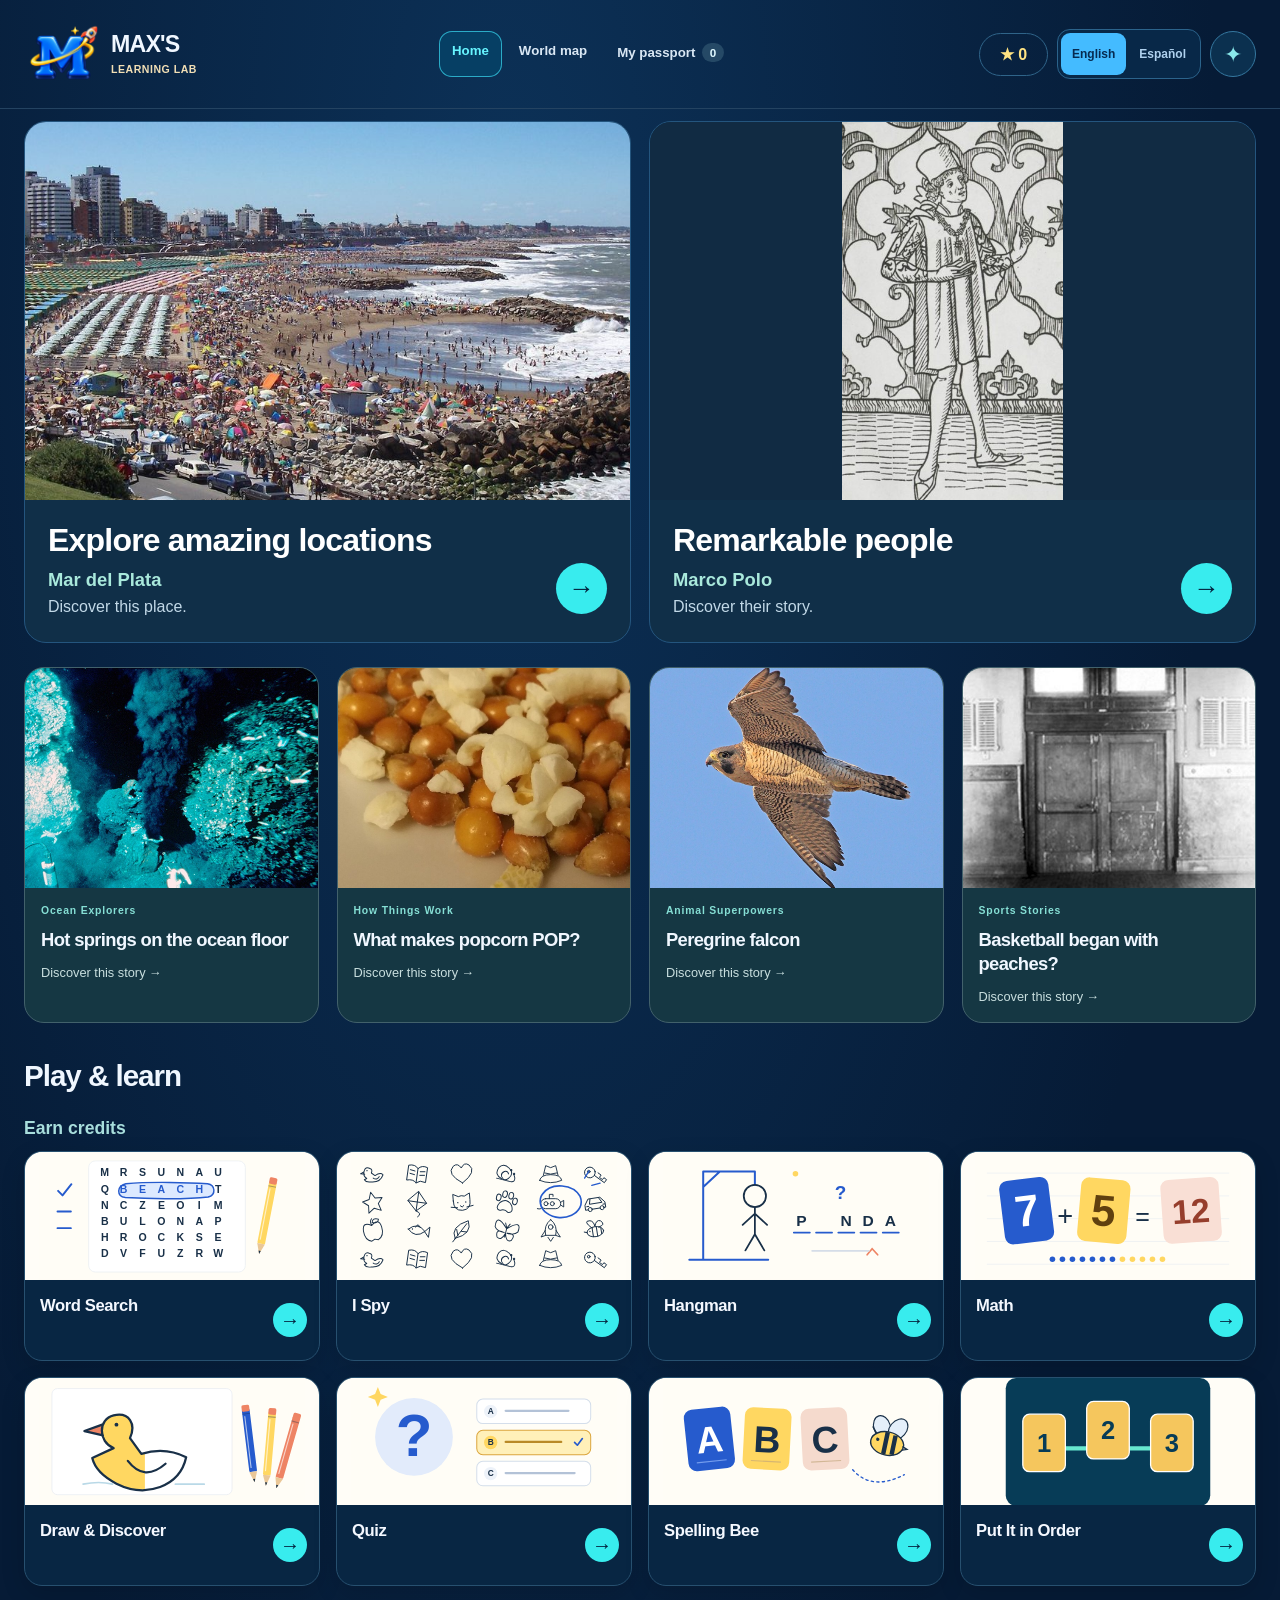
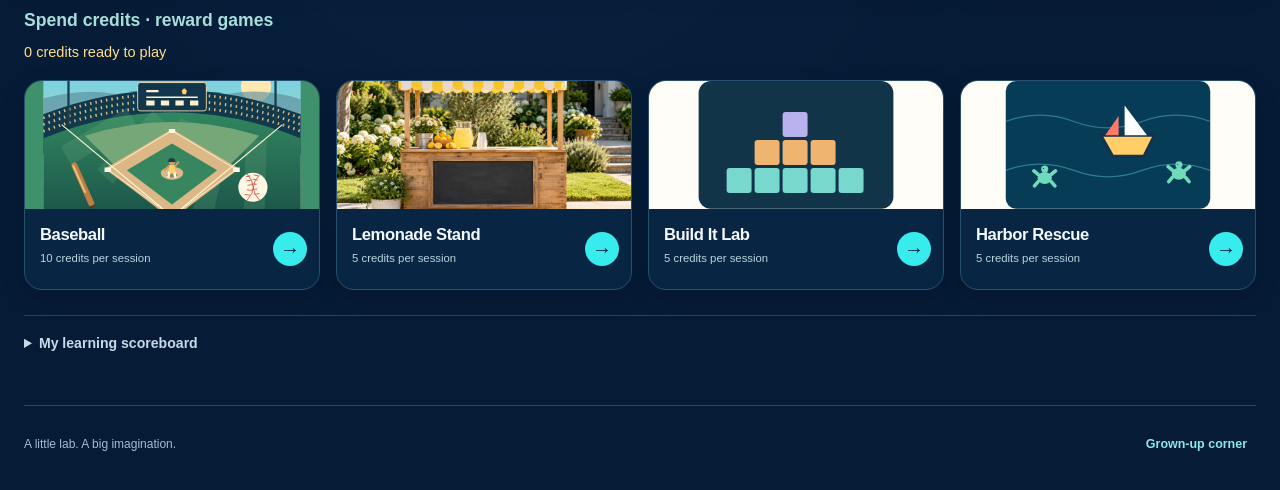
<file: index.html>
<!doctype html>
<html lang="en" data-asset-layout="flat">
<head>
<meta charset="utf-8"><meta name="viewport" content="width=device-width,initial-scale=1,viewport-fit=cover">
<meta name="theme-color" content="#061b36"><meta name="apple-mobile-web-app-capable" content="yes"><meta name="mobile-web-app-capable" content="yes"><meta name="apple-mobile-web-app-status-bar-style" content="black-translucent"><meta name="apple-mobile-web-app-title" content="Max's Lab">
<meta name="description" content="A little lab for a big imagination. Explore family places, discover the world, and learn through play. English / Español.">
<title>Max's Learning Lab</title>
<link rel="icon" href="ui/max-emblem.png" type="image/png"><link rel="apple-touch-icon" href="ui/max-emblem.png"><link rel="manifest" href="manifest.webmanifest?v=4.2-family-note">
<link rel="stylesheet" href="styles.css"><link rel="stylesheet" href="map.css"><link rel="stylesheet" href="practice.css?v=4">
<style>
.site-header{gap:14px}.header-actions{display:flex;align-items:center;gap:12px;flex-shrink:0}.language-toggle{display:flex;gap:2px;padding:3px;border:1px solid #63827d;border-radius:12px;background:#fff9ed}.language-toggle button{min-height:44px;padding:9px 12px;font-size:13px;font-weight:700;border-radius:8px;background:transparent;color:#d2e4de;white-space:nowrap}.language-toggle button[aria-pressed=true]{background:#9ce3bf;color:#123b31}.site-header nav{gap:3px}.site-header nav a{padding-left:12px;padding-right:12px}.brand small{max-width:164px;line-height:1.4;letter-spacing:.09em}.brand{flex-shrink:0}.credits-grid article{padding:24px 0;border-top:1px solid #57747b;display:grid;grid-template-columns:130px 1fr;gap:24px}.credits-grid img{width:130px;height:110px;object-fit:contain;background:#163640;border-radius:9px}.credits-grid h2{font-size:1.35rem}.credits-grid p,.credits-grid li{font-size:.92rem;line-height:1.6}.credits-grid a{overflow-wrap:anywhere}.credits-grid ul{padding-left:20px}.game-source-links a{overflow-wrap:anywhere}.game-stat-label{overflow-wrap:anywhere}
html[lang=es] .module-card .eyebrow{letter-spacing:.08em}html[lang=es] .game-baseball-options .game-tab{font-size:13px;padding:9px 10px}html[lang=es] .game-baseball-stats .game-stat-label{font-size:9px;letter-spacing:0}html[lang=es] .game-baseball-stats .game-stat:nth-child(3) .game-stat-value{font-size:14px}
@media(min-width:701px) and (max-width:1050px){.site-header{flex-wrap:wrap;padding-top:15px;padding-bottom:10px;row-gap:8px}.site-header nav{order:3;width:100%;justify-content:center;border-top:1px solid #3c5b62;padding-top:5px}.header-actions{margin-left:auto}.site-header nav a{padding-block:10px}.game-page .page-nav{min-height:40px;margin-bottom:10px}.game-baseball .game-intro .game-title{font-size:30px}.game-baseball .game-help{font-size:15px}.game-baseball .game-intro{gap:9px}.game-baseball .game-canvas{max-height:280px}.game-baseball .game-baseball-layout{gap:14px}.game-baseball .game-baseball-sidebar{gap:10px}.game-baseball .game-baseball-options .game-button{min-height:44px}.game-baseball .game-baseball-stats .game-stat{padding-block:6px}}
@media(min-width:851px) and (max-width:1050px){.game-baseball .game-baseball-layout{grid-template-columns:minmax(0,1.3fr) minmax(335px,.9fr)}}
@media(max-width:700px){.site-header{gap:10px}.header-actions{gap:7px}.language-toggle button{padding:8px;font-size:12px}.brand{gap:8px}.brand small{max-width:115px;font-size:.52rem}.site-header nav{padding-top:10px}.brand strong{font-size:1rem}.brand-badge{width:35px;height:35px}.avatar-button{width:40px;height:40px}.credits-grid article{grid-template-columns:1fr}.credits-grid img{width:100%;height:190px}}
@media(max-width:370px){.header-actions{gap:4px}.language-toggle button{font-size:11px;padding:8px 6px}.brand-badge{display:none}}
</style>
<link rel="stylesheet" href="theme.css?v=4"><link rel="stylesheet" href="wordsearch.css?v=4"><link rel="stylesheet" href="spy.css?v=4"><link rel="stylesheet" href="draw.css?v=4">
<link rel="stylesheet" href="discovery.css?v=9.0-lemonade">
<script src="data/config.js" defer></script><script src="data/family.js" defer></script><script src="data/places-a.js" defer></script><script src="data/places-b.js" defer></script><script src="data/people.js" defer></script><script src="data/photos.js" defer></script><script src="data/people-expanded.js?v=4" defer></script><script src="data/art.js?v=4" defer></script><script src="data/discoveries.js?v=4" defer></script><script src="app.js?v=9.0-lemonade" defer></script>
</head>
<body>
<a class="skip-link" href="#view" data-en="Skip to activity" data-es="Ir a la actividad">Skip to activity</a>
<header class="site-header">
<a href="#home" class="brand" data-aria-en="Learning Lab home" data-aria-es="Inicio del laboratorio" aria-label="Learning Lab home"><img class="brand-logo" src="ui/max-emblem.png" width="54" height="54" alt=""><span><strong id="brand-name">MAX'S</strong><small data-en="LEARNING LAB" data-es="LABORATORIO DE APRENDIZAJE">LEARNING LAB</small></span></a>
<nav aria-label="Main navigation" data-aria-en="Main navigation" data-aria-es="Navegación principal"><a href="#home" data-nav="home" data-en="Home" data-es="Inicio">Home</a><a href="#map" data-nav="map" data-en="World map" data-es="Mapa del mundo">World map</a><a href="#passport" data-nav="passport"><span data-en="My passport" data-es="Mi pasaporte">My passport</span> <span id="nav-count">0</span></a></nav>
<div class="header-actions"><span id="header-points" class="header-points" aria-label="Points available">★ 0</span><div class="language-toggle" role="group" aria-label="Language" data-aria-en="Language" data-aria-es="Idioma"><button type="button" data-language="en" lang="en" aria-pressed="true">English</button><button type="button" data-language="es" lang="es" aria-pressed="false">Español</button></div><button type="button" class="avatar-button" id="settings-button" aria-label="Personalize your lab" data-aria-en="Personalize your lab" data-aria-es="Personaliza tu laboratorio"><span id="avatar-symbol" aria-hidden="true">✦</span></button></div>
</header>
<main id="view" tabindex="-1"></main>
<footer class="site-footer"><span data-en="A little lab. A big imagination." data-es="Un pequeño laboratorio. Una gran imaginación.">A little lab. A big imagination.</span><button type="button" id="grownup-button" data-en="Grown-up corner" data-es="Rincón de adultos">Grown-up corner</button></footer>
<div id="toast" class="toast" role="status" aria-live="polite"></div>
<dialog id="settings-dialog"><form method="dialog" class="settings-sheet"><div class="dialog-heading"><h2 data-en="Make it yours" data-es="Hazlo tuyo">Make it yours</h2><button class="round-close" aria-label="Close settings" data-aria-en="Close settings" data-aria-es="Cerrar ajustes" value="cancel">×</button></div><label for="explorer-name" data-en="Explorer name" data-es="Nombre del explorador">Explorer name</label><input id="explorer-name" maxlength="20" autocomplete="off" value="Max"><p class="setting-label" data-en="Pick your explorer badge" data-es="Elige tu insignia de explorador">Pick your explorer badge</p><div class="badge-choices" id="badge-choices"></div><p class="small-note" data-en="Your discoveries and settings stay on this device." data-es="Tus descubrimientos y ajustes se guardan en este dispositivo.">Your discoveries and settings stay on this device.</p><button class="button primary" id="save-settings" value="save" data-en="Ready to explore →" data-es="Listo para explorar →">Ready to explore →</button></form></dialog>
<dialog id="grownup-dialog"><div class="settings-sheet"><div class="dialog-heading"><h2 data-en="Grown-up corner" data-es="Rincón de adultos">Grown-up corner</h2><button type="button" class="round-close" id="close-grownup" aria-label="Close grown-up corner" data-aria-en="Close grown-up corner" data-aria-es="Cerrar el rincón de adultos">×</button></div>
<p id="collection-totals"></p>
<p class="small-note" data-en="Progress and language are saved in this browser on this device. No account or cloud sync. Optional videos load from external providers when you tap Play. Read-aloud uses a voice for the selected language from your device." data-es="El progreso y el idioma se guardan en este navegador y dispositivo. No hay cuentas ni sincronización en la nube. Los videos opcionales se cargan desde servicios externos al tocar Reproducir. La lectura usa una voz del dispositivo en el idioma elegido.">Progress and language are saved in this browser on this device. No account or cloud sync. Optional videos load from external providers when you tap Play. Read-aloud uses a voice for the selected language from your device.</p>
<div class="settings-actions"><button class="button" id="export-progress" data-en="Save a progress backup" data-es="Guardar una copia del progreso">Save a progress backup</button><label class="button file-button"><span data-en="Restore a backup" data-es="Restaurar una copia">Restore a backup</span><input id="import-progress" type="file" accept="application/json,.json" aria-label="Restore a backup" data-aria-en="Restore a backup" data-aria-es="Restaurar una copia"></label></div>
<details><summary data-en="Adding something new" data-es="Agregar contenido nuevo">Adding something new</summary><p data-en="The included START-HERE guide explains how to upload and update the site. English lessons are in the data folder. Spanish lessons and the language controls are bundled in app.js. Ask for both languages when adding a new lesson." data-es="La guía START-HERE explica cómo subir y actualizar el sitio. Las lecciones en inglés están en la carpeta data. Las lecciones en español y los controles de idioma están en app.js. Pide ambos idiomas al agregar una lección.">The included START-HERE guide explains how to upload and update the site. English lessons are in the data folder. Spanish lessons and the language controls are bundled in app.js. Ask for both languages when adding a new lesson.</p></details>
<details><summary data-en="Family stories and photos" data-es="Historias de familia y fotos">Family stories and photos</summary><p data-en="Family connections were supplied by Max's family. Place photos show destinations, not family members. When published on GitHub Pages, these family connections and files can be read publicly." data-es="La familia de Max compartió los vínculos familiares. Las fotos muestran los lugares, no a sus familiares. Al publicar en GitHub Pages, otras personas pueden leer estos vínculos y archivos.">Family connections were supplied by Max's family. Place photos show destinations, not family members. When published on GitHub Pages, these family connections and files can be read publicly.</p></details>
<section class="voice-settings" id="voice-settings"></section>
<p class="small-note" data-en="Each new correct answer, found word, hidden object, or completed drawing earns 1 point. A 10-word search earns 10 points. Previously earned points are kept. Replays are welcome practice, but the same solved item earns points only once." data-es="Cada respuesta nueva y correcta, palabra encontrada, objeto oculto o dibujo completado vale 1 punto. Una sopa de 10 palabras vale 10 puntos. Conservas los puntos que ya ganaste. Puedes practicar de nuevo, pero cada elemento resuelto da puntos solo una vez.">Each new correct answer, found word, hidden object, or completed drawing earns 1 point. A 10-word search earns 10 points. Previously earned points are kept. Replays are welcome practice, but the same solved item earns points only once.</p>
<p id="baseball-note" class="small-note" data-en="Baseball costs 10 earned points for three innings. Spending points never lowers the lifetime learning score. Unfinished baseball games resume without another charge, including after switching languages. Scores and game progress stay on this device." data-es="El béisbol cuesta 10 puntos ganados por tres entradas. Gastar puntos nunca reduce el puntaje total de aprendizaje. Las partidas sin terminar se pueden continuar sin pagar de nuevo, incluso al cambiar de idioma. Los puntos y las partidas se guardan en este dispositivo.">Baseball costs 10 earned points for three innings. Spending points never lowers the lifetime learning score. Unfinished baseball games resume without another charge, including after switching languages. Scores and game progress stay on this device.</p>
<a class="button" id="credits-link" href="#credits" data-en="Photo credits & research sources ↗" data-es="Créditos de fotos y fuentes ↗">Photo credits & research sources ↗</a>
</div></dialog>
<noscript><div class="noscript">Please enable JavaScript to open the activities. / Activa JavaScript para abrir las actividades.</div></noscript>
</body></html>
</file>
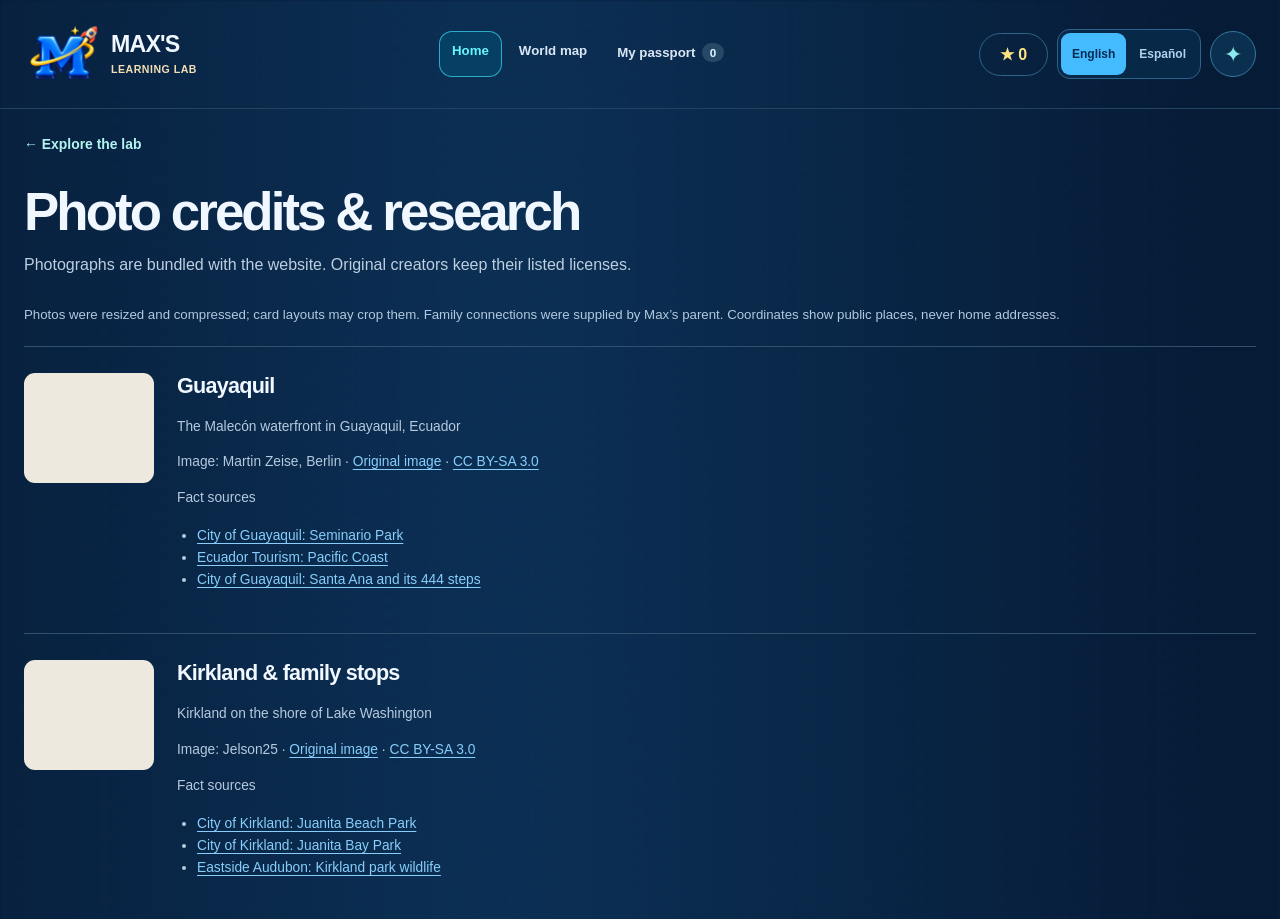
<file: credits.html>
<!doctype html><html lang="en"><meta charset="utf-8"><meta name="viewport" content="width=device-width,initial-scale=1"><meta http-equiv="refresh" content="0;url=./index.html#credits"><title>Image credits · Max’s Learning Lab</title><p><a href="./index.html#credits">Open photo credits and research sources / Ver créditos de fotos y fuentes</a></p></html>
</file>
<file: styles.css>
:root{color-scheme:dark;--bg:#0e242e;--panel:#17343e;--card:#1b3b44;--ink:#f6f2e9;--muted:#bad0d4;--mint:#9ce3bf;--coral:#ffad87;--line:#44616a;--font:Arial,Helvetica,sans-serif;font-family:var(--font);background:var(--bg);color:var(--ink)}
*{box-sizing:border-box}body{margin:0;min-width:320px;background:radial-gradient(ellipse at 70% 0,#1b4654 0,transparent 55%),var(--bg);min-height:100vh}button,input,select{font:inherit}button,a,summary{-webkit-tap-highlight-color:transparent;touch-action:manipulation}button{cursor:pointer;color:inherit}button:disabled{cursor:default;opacity:.5}a{color:inherit}button,a,input,summary{outline-offset:5px}button:focus-visible,a:focus-visible,input:focus-visible,summary:focus-visible,canvas:focus-visible{outline:3px solid var(--mint)}[hidden]{display:none!important}button{border:0}h1,h2,h3,p{margin-top:0}h1{font-size:clamp(2.25rem,4.7vw,4rem);line-height:1.02;letter-spacing:-.055em}h2{letter-spacing:-.035em}p{line-height:1.55}.skip-link{position:fixed;left:12px;top:-100px;background:var(--mint);color:#12322e;padding:16px;z-index:100}.skip-link:focus{top:10px}
.site-header{max-width:1280px;margin:auto;padding:23px max(24px,env(safe-area-inset-right)) 20px max(24px,env(safe-area-inset-left));display:flex;align-items:center;justify-content:space-between;gap:25px}.brand{display:flex;align-items:center;gap:12px;text-decoration:none}.brand-badge{height:47px;width:47px;border-radius:14px;background:var(--mint);color:#153b35;display:grid;place-items:center;font-weight:900;font-size:29px;position:relative;transform:rotate(-5deg)}.brand-badge span{position:absolute;right:-6px;top:-9px;color:var(--coral);font-size:25px;text-shadow:0 1px #193640}.brand strong{font-size:1.25rem;letter-spacing:-.03em;display:block}.brand small{display:block;font-size:.6rem;font-weight:bold;letter-spacing:.17em;margin-top:4px}.site-header nav{display:flex;align-items:center;gap:7px}.site-header nav a{padding:13px 16px;min-height:46px;border-radius:25px;text-decoration:none;font-size:.92rem;font-weight:600;color:#ccdde0}.site-header nav a[aria-current=page]{background:#ffffff12;color:var(--ink)}#nav-count{background:var(--mint);color:#173e32;padding:3px 7px;border-radius:20px;margin-left:3px;font-size:.73rem}.avatar-button{background:#21434a;border:1px solid #77908c;border-radius:50%;width:45px;height:45px;color:var(--mint);font-size:1.4rem}#view{max-width:1232px;padding:15px 24px 30px;margin:auto;outline:none;min-height:calc(100vh - 170px)}.site-footer{max-width:1184px;margin:auto;border-top:1px solid #385762;padding:18px 0 24px;display:flex;align-items:center;justify-content:space-between;font-size:.75rem;color:#a8c0c6}.site-footer button{background:none;color:#b9cfd3;min-height:44px;padding:9px;font-size:.78rem}.eyebrow{font-size:.72rem;font-weight:bold;letter-spacing:.16em;color:var(--mint);margin:0 0 12px}.lede{font-size:1.12rem;color:#c5dade;max-width:530px;margin:0 0 24px}.home-hero{display:grid;grid-template-columns:1.15fr 1fr;align-items:stretch;gap:30px;margin:12px 0 35px}.hero-copy{padding:25px 0 16px}.hero-copy h1{max-width:520px;margin:0 0 20px}.hero-copy h1 em{font-style:normal;color:var(--mint)}.hero-actions{display:flex;gap:10px;flex-wrap:wrap}.button{display:inline-flex;align-items:center;justify-content:center;gap:9px;padding:13px 20px;min-height:50px;border-radius:12px;border:1px solid #56727a;background:#23464f;color:#eef6f0;font-size:.95rem;font-weight:700;text-decoration:none}.button.primary{background:var(--mint);color:#123b31;border-color:var(--mint)}.button.coral{background:var(--coral);border-color:var(--coral);color:#412e21}.button.ghost{background:transparent}.button.small{min-height:44px;padding:9px 14px;font-size:.82rem}.hero-photo{position:relative;isolation:isolate;min-height:300px;border-radius:27px;overflow:hidden;background:#267483;border:1px solid #577881;box-shadow:0 15px 40px #0003}.hero-photo img{position:absolute;width:100%;height:100%;object-fit:cover;filter:brightness(.88)}.hero-photo:after{content:'';position:absolute;inset:0;background:linear-gradient(transparent 25%,#091f28dc)}.hero-photo-copy{position:absolute;bottom:25px;left:25px;right:25px;z-index:1}.hero-photo-copy h2{font-size:1.75rem;line-height:1.1;margin:7px 0}.hero-photo-copy p{font-size:.9rem;max-width:320px;margin:0}.hero-label{display:inline-block;font-size:.64rem;letter-spacing:.13em;border:1px solid #ffffff66;padding:6px 9px;border-radius:6px;background:#122c3366}.hero-sticker{position:absolute;right:18px;top:18px;z-index:1;border:1px solid #ffffff88;background:#f4edce;color:#164437;border-radius:50%;width:79px;height:79px;display:flex;align-items:center;justify-content:center;flex-direction:column;font-size:.62rem;letter-spacing:.07em;transform:rotate(10deg)}.hero-sticker strong{font-size:1.35rem;margin-bottom:3px}.section-title{display:flex;align-items:baseline;justify-content:space-between;gap:15px;margin:30px 0 17px}.section-title h2{font-size:1.35rem;margin:0}.section-title p{font-size:.85rem;color:var(--muted);margin:0}.module-grid{display:grid;grid-template-columns:repeat(3,minmax(0,1fr));gap:17px}.module-card{border:1px solid #49646b;background:linear-gradient(140deg,#29495288,#19343d);border-radius:18px;text-align:left;padding:21px;min-height:170px;position:relative;display:flex;flex-direction:column;text-decoration:none;overflow:hidden}.module-card:hover{border-color:var(--tile-color);background-color:#29464e}.module-symbol{display:grid;place-items:center;background:var(--tile-color);color:#183c3f;font-size:2rem;width:49px;height:49px;border-radius:15px;margin-bottom:18px}.module-card .eyebrow{position:absolute;right:19px;top:28px;color:var(--tile-color);font-size:.61rem}.module-card h3{font-size:1.35rem;margin:0 0 7px;letter-spacing:-.03em}.module-card p{margin:0;color:#bfd3d7;font-size:.87rem;line-height:1.4;padding-right:10px}.module-arrow{position:absolute;bottom:20px;right:19px;color:var(--tile-color)}.passport-strip{display:flex;justify-content:space-between;align-items:center;gap:24px;border:1px dashed #648781;border-radius:15px;background:#193d3b88;padding:19px 23px;margin-top:26px}.passport-strip h3{margin:0 0 5px;font-size:1rem}.passport-strip p{font-size:.83rem;color:var(--muted);margin:0}.tiny-label{font-size:.65rem;letter-spacing:.1em;color:var(--mint);text-transform:uppercase}
.page-nav{display:flex;align-items:center;justify-content:space-between;gap:12px;margin:0 0 20px;min-height:48px}.back-link{min-height:48px;display:inline-flex;align-items:center;color:#d5e6e8;text-decoration:none;font-weight:600;font-size:.91rem;padding:7px 0}.page-heading{margin:12px 0 25px;display:flex;align-items:end;justify-content:space-between;gap:25px}.page-heading h1{font-size:clamp(2.3rem,4.5vw,3.5rem);margin:0 0 14px}.page-heading p{margin:0;max-width:640px;color:var(--muted)}.place-grid{display:grid;grid-template-columns:repeat(3,minmax(0,1fr));gap:18px}.place-card{position:relative;isolation:isolate;border-radius:18px;overflow:hidden;text-decoration:none;border:1px solid #6b8685;background:#315261;min-height:270px;display:block;padding:0;text-align:left}.place-card img{width:100%;height:100%;position:absolute;inset:0;object-fit:cover;transition:transform .3s}.place-card:hover img{transform:scale(1.035)}.place-card:after{content:'';position:absolute;inset:0;background:linear-gradient(#07283018 10%,transparent 30%,#08232bef 100%);z-index:0}.place-card-copy{position:absolute;bottom:20px;left:20px;right:20px;z-index:1}.place-card-copy h2{font-size:1.65rem;margin:0 0 5px}.place-card-copy p{font-size:.86rem;color:#e4eeec;line-height:1.4;margin:0}.place-tag{position:absolute;top:17px;left:17px;z-index:1;background:#0d2a35d4;color:#d9eddf;padding:6px 9px;font-size:.65rem;font-weight:bold;letter-spacing:.06em;border-radius:5px}.visited-dot{position:absolute;right:15px;top:15px;border-radius:50%;width:27px;height:27px;display:grid;place-items:center;background:var(--mint);color:#15372a;z-index:2;font-weight:bold}.surprise-card{background:radial-gradient(circle at 80% 25%,#a1e2c545,transparent 60%),#2c514d;padding:25px;border-color:#94cbb7}.surprise-card:after{display:none}.surprise-card .surprise-symbol{font-size:5rem;line-height:1;color:#c4f1d8;position:absolute;right:27px;top:35px;transform:rotate(12deg)}.surprise-card .place-card-copy{bottom:25px;left:25px}.surprise-card .tiny-label{color:#b9dfce;position:absolute;left:25px;top:25px}.surprise-card h2{font-size:1.9rem}.surprise-card p{max-width:240px}.profile-layout{display:grid;grid-template-columns:1.05fr 1fr;gap:34px;align-items:start}.profile-photo{position:relative;border:1px solid #587c80;border-radius:21px;overflow:hidden;background:#234955;aspect-ratio:5/4;min-height:220px}.profile-photo img{width:100%;height:100%;object-fit:cover;display:block}.profile-photo-tag{position:absolute;bottom:14px;left:14px;background:#0b2838c9;padding:8px 12px;border-radius:20px;font-size:.73rem}.photo-credit{font-size:.68rem;color:#aac4c8;margin:8px 4px 17px;line-height:1.4}.photo-credit a{text-underline-offset:3px}.profile-copy h1{font-size:clamp(2.3rem,4.4vw,3.6rem);margin:0 0 11px}.profile-hook{font-size:1.25rem;color:#cae5da;margin:0 0 19px}.family-note{border-left:3px solid var(--coral);padding:11px 15px;background:#795d402b;font-size:1rem;color:#f5dfca;line-height:1.5;border-radius:0 9px 9px 0;margin:0 0 21px}.fact-list{list-style:none;padding:0;margin:0 0 18px;counter-reset:fact}.fact-list li{counter-increment:fact;position:relative;padding:0 0 16px 38px;font-size:1.03rem;line-height:1.5;color:#e1e9e7}.fact-list li:before{content:'0'counter(fact);font-size:.66rem;font-weight:bold;color:var(--mint);position:absolute;left:0;top:5px;letter-spacing:.08em}.learn-actions{display:flex;flex-wrap:wrap;gap:10px;margin:20px 0}.mini-map{border:1px solid #4d717a;border-radius:13px;background:#153d4a;overflow:hidden;position:relative;min-height:120px}.mini-map svg{width:100%;height:auto;display:block;max-height:185px}.mini-map-label{position:absolute;left:12px;bottom:10px;font-size:.7rem;color:#cde3e6}.stretch{border:1px solid #608074;border-radius:12px;margin:15px 0;background:#264b4255}.stretch summary{min-height:54px;cursor:pointer;padding:16px 18px;font-size:.96rem;font-weight:700;color:#bce9cf}.stretch p{margin:0;padding:0 18px 17px;color:#d6e6df;font-size:.96rem}.quiz-card{border:1px solid #73817a;background:#f4f0e5;color:#17333b;border-radius:18px;padding:24px;margin:24px 0 0}.quiz-card .eyebrow{color:#4c7664}.quiz-card h2{font-size:1.32rem;line-height:1.3;margin-bottom:18px}.quiz-options{display:grid;gap:10px}.quiz-options button{min-height:52px;padding:13px 16px;text-align:left;border:1px solid #b1c5bc;border-radius:10px;background:#fffefa;color:#193c3a;font-size:1rem;line-height:1.4}.quiz-options button.correct{background:#bfe3ca;border-color:#438463}.quiz-options button.retry{background:#ffdfb6;border-color:#b38b59}.quiz-feedback{min-height:24px;margin:15px 0 0;font-size:.93rem;font-weight:600}.fact-sources{margin:23px 0;font-size:.8rem;color:#adc7cd}.fact-sources summary{min-height:44px;cursor:pointer;padding:13px 0}.fact-sources a{display:block;padding:8px 0;text-underline-offset:3px}.family-stops{border:1px solid #536f70;border-radius:14px;padding:20px;margin-top:22px}.family-stops h3{font-size:1rem}.family-stops p{font-size:.86rem;margin:8px 0;color:#c7dcd7}.profile-bottom{margin-top:25px;display:flex;align-items:center;justify-content:space-between;gap:15px;flex-wrap:wrap}.stamp-button.collected{background:#214f40;border-color:#72b991;color:#c7f2d7}.passport-grid{display:grid;grid-template-columns:repeat(4,minmax(0,1fr));gap:15px}.passport-grid .place-card{min-height:215px}.passport-grid .place-card h2{font-size:1.2rem}.passport-grid .place-card-copy{left:14px;bottom:14px;right:14px}.passport-stat{font-size:3rem;color:var(--mint);font-weight:bold;letter-spacing:-.06em}.empty-state{padding:45px 20px;text-align:center;border:1px dashed #718c89;border-radius:18px}.empty-state p{color:var(--muted);max-width:450px;margin:0 auto 23px}.passport-progress{height:8px;border-radius:20px;background:#294a51;overflow:hidden;margin:17px 0 27px}.passport-progress span{display:block;height:100%;background:var(--mint);border-radius:20px}.badges-row{display:flex;gap:12px;flex-wrap:wrap;margin:20px 0}.earned-badge{padding:9px 14px;background:#3d4b39;color:#eedbaa;border:1px solid #7f8061;border-radius:25px;font-size:.82rem}.person-grid{display:grid;grid-template-columns:repeat(2,minmax(0,1fr));gap:19px}.person-card{padding:25px;border-radius:18px;border:1px solid #607480;background:#263c50;text-decoration:none;min-height:220px;position:relative}.person-monogram{font-size:3.5rem;font-weight:bold;letter-spacing:-.08em;color:#d6bef0;margin-bottom:22px}.person-card h2{margin:0 0 8px;font-size:1.5rem}.person-card p{font-size:.95rem;color:#cbd1e0;max-width:370px;margin:0}.person-year{position:absolute;top:26px;right:24px;font-size:.7rem;color:#c8b9dc;letter-spacing:.05em}.person-portrait{aspect-ratio:1.1;display:flex;flex-direction:column;align-items:center;justify-content:center;background:#c8b6e7;color:#273047;border-radius:20px;text-align:center;padding:25px}.person-portrait strong{font-size:5rem;letter-spacing:-.08em}.person-portrait span{margin-top:20px;font-size:1.1rem;max-width:330px;line-height:1.5}.game-container{min-height:430px;border:1px solid #486974;border-radius:20px;background:#102e3a;padding:20px}.module-intro{max-width:720px;color:#bfd5dc}.listen-on{box-shadow:0 0 0 3px #8ddebe44}.game-page .page-heading{margin-bottom:20px}.error-note{border:1px solid #f4bf91;border-radius:12px;padding:20px}.toast{position:fixed;bottom:28px;left:50%;transform:translate(-50%,25px);z-index:90;background:#d4f1d9;color:#153a2b;border:1px solid #fcfff7;border-radius:15px;box-shadow:0 10px 40px #0005;padding:14px 23px;font-size:.95rem;font-weight:700;opacity:0;pointer-events:none;transition:.2s;max-width:90vw;text-align:center}.toast.show{opacity:1;transform:translate(-50%,0)}dialog{color:var(--ink);background:#1d3c45;border:1px solid #94ada5;border-radius:20px;padding:0;width:min(92vw,560px);max-height:85vh}dialog::backdrop{background:#031d29bd;backdrop-filter:blur(5px)}.settings-sheet{padding:27px}.dialog-heading{display:flex;align-items:center;justify-content:space-between;gap:20px;margin-bottom:22px}.dialog-heading h2{margin:0;font-size:1.7rem}.round-close{width:44px;height:44px;border-radius:50%;background:#365a5f;color:#eef3e8;font-size:1.8rem}.settings-sheet label:not(.file-button){display:block;font-size:.9rem;color:#bcd7da;margin-bottom:9px}.settings-sheet input:not([type=file]){border:1px solid #8bb2af;color:#f3f7eb;background:#132e37;border-radius:10px;padding:14px;width:100%;font-size:1.1rem;min-height:50px}.setting-label{font-size:.9rem;color:#c4d7d9;margin:25px 0 12px}.badge-choices{display:flex;gap:9px;flex-wrap:wrap}.badge-choices button{width:55px;height:55px;border:1px solid #65887f;border-radius:13px;background:#274750;font-size:1.65rem}.badge-choices button[aria-pressed=true]{border:3px solid var(--mint);background:#427260}.small-note{font-size:.85rem;color:#bad0d4;margin:20px 0;line-height:1.5}.settings-actions{display:grid;gap:10px}.file-button{position:relative;overflow:hidden;cursor:pointer}.file-button input{position:absolute;inset:0;opacity:0;cursor:pointer;width:100%}.settings-sheet details{margin:16px 0;color:#d1e1df;font-size:.9rem;line-height:1.5}.settings-sheet summary{min-height:46px;cursor:pointer;font-weight:600;padding:12px 0}.noscript{margin:25px;padding:25px;border:1px solid #789589}
@media(max-width:950px){.site-header{padding:20px;gap:12px}.site-header nav a{padding:12px;font-size:.85rem}#view{padding:10px 20px 25px}.home-hero{gap:24px}.hero-photo{min-height:280px}.hero-copy{padding:15px 0}.hero-copy h1{font-size:3rem}.lede{font-size:1rem}.hero-photo-copy h2{font-size:1.6rem}.module-grid{gap:14px}.module-card{padding:18px;min-height:185px}.module-card .eyebrow{position:static;font-size:.6rem;order:0;margin:0 0 10px}.module-symbol{position:absolute;right:16px;top:16px;height:41px;width:41px;font-size:1.6rem}.module-card h3{margin-top:39px;font-size:1.23rem}.place-grid{gap:14px}.place-card{min-height:255px}.place-card-copy{left:16px;right:16px}.place-card-copy h2{font-size:1.45rem}.profile-layout{gap:25px}.profile-photo{aspect-ratio:1}.profile-copy h1{font-size:2.7rem}.fact-list li{font-size:1rem}.site-footer{margin:0 20px}.passport-grid{grid-template-columns:repeat(3,minmax(0,1fr))}.quiz-card{padding:20px}.hero-photo-copy p{font-size:.85rem}}
@media(max-width:700px){.site-header{flex-wrap:wrap;gap:16px;padding:18px 17px 12px}.site-header nav{order:3;width:100%;justify-content:space-between;border-top:1px solid #3c5b62;padding-top:11px}.site-header nav a{flex:1;text-align:center;font-size:.82rem;padding:12px 7px}.brand-badge{height:41px;width:41px;font-size:26px}.brand strong{font-size:1.1rem}.brand small{font-size:.55rem}.avatar-button{width:43px;height:43px}.home-hero{grid-template-columns:1fr;margin-top:0;gap:22px}.hero-copy{padding:13px 0 0}.hero-copy h1{font-size:3.1rem;margin-bottom:15px}.hero-photo{min-height:245px}.hero-actions .button{flex:1;padding:13px 12px}.hero-sticker{width:69px;height:69px}.module-grid{grid-template-columns:repeat(2,minmax(0,1fr));gap:12px}.module-card{min-height:200px;padding:17px 14px}.module-symbol{right:13px;top:13px;height:36px;width:36px;font-size:1.4rem}.module-card h3{font-size:1.13rem;margin-top:40px}.module-card p{font-size:.83rem;padding-right:0}.module-card .eyebrow{font-size:.55rem;max-width:77px;line-height:1.5}.module-arrow{display:none}.section-title{align-items:start}.section-title p{font-size:.73rem;max-width:100px;text-align:right}.passport-strip{padding:17px;gap:12px;align-items:start}.passport-strip .button{padding:10px;min-width:80px;font-size:.78rem}.place-grid{grid-template-columns:repeat(2,minmax(0,1fr));gap:12px}.place-card{min-height:238px}.place-card-copy{left:13px;right:13px;bottom:15px}.place-card-copy h2{font-size:1.25rem}.place-card-copy p{font-size:.8rem}.place-tag{font-size:.57rem;left:11px;top:12px;max-width:80%}.surprise-card{padding:16px}.surprise-card .tiny-label{left:16px;top:18px;font-size:.57rem}.surprise-card .surprise-symbol{font-size:4rem;top:45px;right:24px}.surprise-card .place-card-copy{left:16px;bottom:20px}.page-heading{display:block}.page-heading h1{font-size:2.6rem}.page-heading p{font-size:.95rem}.page-heading>.button{margin-top:17px}.profile-layout{grid-template-columns:1fr;gap:22px}.profile-photo{aspect-ratio:1.3;min-height:0}.profile-copy h1{font-size:2.8rem}.profile-hook{font-size:1.15rem}.profile-copy .eyebrow{margin-bottom:9px}.quiz-card{margin-top:20px}.photo-credit{margin-bottom:14px}.passport-grid{grid-template-columns:repeat(2,minmax(0,1fr));gap:12px}.person-grid{grid-template-columns:1fr}.person-card{min-height:185px}.person-monogram{font-size:2.8rem;margin-bottom:15px}.game-container{padding:12px;border-radius:14px;min-height:0}.page-nav{margin-bottom:13px;gap:10px}.page-nav .button{font-size:.8rem;padding:10px 12px}.site-footer{gap:10px;font-size:.68rem;align-items:center}.site-footer button{font-size:.71rem}.passport-stat{font-size:2.6rem}.mini-map svg{max-height:145px}.person-portrait{aspect-ratio:1.5}.settings-sheet{padding:23px}}
@media(prefers-reduced-motion:reduce){*,*:before,*:after{animation:none!important;transition:none!important;scroll-behavior:auto!important}}
.person-card-photo{width:76px;height:76px;object-fit:cover;border-radius:50%;margin:0 0 18px;border:2px solid #cdb6e4;display:block}.mini-map-label{background:#123743df;padding:6px 10px;border-radius:15px;min-height:34px;display:flex;align-items:center}.world-map-host{margin-top:20px}
.hero-sticker span{max-width:64px;text-align:center;font-size:.52rem;line-height:1.3;letter-spacing:.04em}
.site-footer{padding-left:16px;padding-right:16px}
.game-page .page-nav{margin-bottom:10px}
.world-map-host .map-legend,.world-map-host .map-count{color:#c1d7d5}
.world-map-host .map-note{color:#a7c7c5}
.world-map-host .map-key:not(.map-key-family):not(.map-key-visited):before{background:#b9e4df;border:2px solid #163c45}
.profile-photo.portrait-photo img{object-fit:contain;background:#122e36}
</file>
<file: map.css>
/* Map styles are scoped so this module can be reused inside any learning page. */
.map-shell{--map-ink:#0d2028;--map-mint:#8ee1bf;--map-coral:#ff986f;color:var(--map-ink);font:inherit;width:100%;min-width:0}
.map-shell *{box-sizing:border-box}
.map-shell button,.map-shell input{font:inherit}
.map-shell button{cursor:pointer;touch-action:manipulation;-webkit-tap-highlight-color:transparent}
.map-shell button:focus-visible,.map-shell input:focus-visible,.map-shell summary:focus-visible,.map-frame:focus-visible{outline:3px solid #df5c25;outline-offset:4px}
.map-toolbar{display:flex;align-items:center;justify-content:space-between;flex-wrap:wrap;gap:14px;margin-bottom:14px}
.map-filters,.map-controls{display:flex;align-items:center;gap:6px;flex-wrap:wrap}
.map-filter{min-height:46px;padding:10px 15px;border:1px solid #ccd9d2;border-radius:30px;background:#f8f7f0;color:#34525a;font-weight:750;font-size:14px}
.map-filter[aria-pressed=true]{color:#f7f4e9;background:var(--map-ink);border-color:var(--map-ink)}
.map-tool{min-width:46px;min-height:46px;border:1px solid #c2d3ce;border-radius:14px;background:#fffdf5;color:var(--map-ink);font-size:24px;font-weight:750;padding:6px 12px}
.map-tool:disabled{opacity:.35;cursor:default}
.map-reset{font-size:13px;padding-inline:13px}
.map-frame{position:relative;isolation:isolate;overflow:hidden;width:100%;height:clamp(330px,53vh,550px);min-height:330px;border:1px solid #a7c5c1;border-radius:24px;background:radial-gradient(ellipse at 35% 20%,#daf4eb 0%,#c5e7e3 50%,#b6d9dd 100%);touch-action:none;box-shadow:inset 0 1px 0 #ffffffa8;user-select:none;-webkit-user-select:none}
.map-frame.map-zoomed{cursor:grab}
.map-frame.map-dragging{cursor:grabbing}
.map-world{position:absolute;top:0;left:0;width:1000px!important;height:500px!important;max-width:none!important;transform-origin:0 0;pointer-events:none}
.map-graticule path{fill:none;stroke:#739e9d;stroke-width:.55;stroke-opacity:.2;vector-effect:non-scaling-stroke}
.map-graticule .map-equator{stroke:#648b86;stroke-width:1;stroke-dasharray:4 4;stroke-opacity:.65}
.map-land path{fill:#f3f0dd;stroke:#719c8b;stroke-width:.55;stroke-linejoin:round;vector-effect:non-scaling-stroke}
.map-labels{transition:opacity .15s}
.map-labels text{fill:#718c7a;font:700 9px system-ui,sans-serif;letter-spacing:1.3px;paint-order:stroke;stroke:#f3f0dd;stroke-width:2px;stroke-linejoin:round}
.map-labels .map-ocean-label{font-size:6px;letter-spacing:1px;fill:#598581;stroke:none}
.map-pins{position:absolute;inset:0;pointer-events:none}
.map-pin{position:absolute;width:46px;height:46px;margin:-23px 0 0 -23px;padding:0;border:0;background:transparent;color:var(--map-ink);display:grid;place-items:center;pointer-events:auto;transition:filter .15s}
.map-pin-core{display:grid;place-items:center;width:30px;height:30px;border:2px solid #fbfffa;border-radius:50%;background:var(--map-ink);color:#dcfff0;font-size:25px;line-height:1;font-weight:850;box-shadow:0 3px 8px #143e4338,0 0 0 1px #0d202844;transition:transform .14s}
.map-pin-family .map-pin-core{background:var(--map-coral);color:#562508;font-size:15px}
.map-pin-cluster .map-pin-core{width:36px;height:36px;font-size:15px;background:#f8fff7;border-color:#365954;color:#173b3e}
.map-pin-cluster.map-pin-family .map-pin-core{background:#ffdfc9;border-color:#7f492d;color:#562508}
.map-pin-visited .map-pin-core:after{content:'✓';position:absolute;top:1px;right:0;display:grid;place-items:center;width:17px;height:17px;border:1px solid #fff;border-radius:50%;background:#29765b;color:#fff;font-size:11px}
.map-pin:active .map-pin-core{transform:scale(.91)}
@media(hover:hover){.map-pin:hover .map-pin-core{transform:scale(1.15)}.map-place-button:hover{background:#e1f3e8}.map-filter:not([aria-pressed=true]):hover{background:#e4eee6}}
.map-compass{position:absolute;top:16px;right:18px;pointer-events:none;color:#34595b;font-size:14px;font-weight:850;letter-spacing:1px}
.map-hint{position:absolute;left:14px;bottom:10px;margin:0!important;padding:7px 11px;background:#f7fff0da;color:#355951;border-radius:14px;pointer-events:none;font-size:12px!important;font-weight:650;max-width:calc(100% - 28px)}
.map-picker{position:absolute;z-index:4;left:16px;top:16px;max-height:calc(100% - 32px);width:min(330px,calc(100% - 32px));display:flex;flex-direction:column;background:#fffef6;border:1px solid #acbfb5;border-radius:19px;box-shadow:0 12px 40px #173d4b33;cursor:default;overflow:hidden;touch-action:pan-y}
.map-picker[hidden]{display:none!important}
.map-picker-head{display:flex;gap:8px;align-items:center;justify-content:space-between;padding:7px 9px 7px 16px;border-bottom:1px solid #e1e6da;color:#143b41}
.map-picker-head strong{font-size:15px}
.map-picker-close{border:0;border-radius:50%;width:44px;min-width:44px;height:44px;background:transparent;color:#27494c;font-size:26px}
.map-picker-list{overflow:auto;overscroll-behavior:contain;padding:8px;display:grid;gap:6px}
.map-picker-zoom{min-height:46px;flex:none;margin:0 8px 8px;padding:10px 14px;border:1px solid #2c5850;border-radius:12px;background:#244d46;color:#fffdf3;font-size:14px;font-weight:750}
.map-picker-zoom:disabled{opacity:.4;cursor:default}
.map-place-button{display:flex;align-items:center;gap:10px;width:100%;min-height:52px;padding:10px 12px;border:1px solid #dce4d8;border-radius:13px;text-align:left;background:#f4f6eb;color:#173a40;font-size:14px;font-weight:700;line-height:1.35}
.map-place-icon{display:grid;place-items:center;min-width:25px;font-size:21px;color:#bb6638}
.map-place-name{flex:1}
.map-place-tick{color:#317052}
.map-footer{display:flex;justify-content:space-between;align-items:center;flex-wrap:wrap;gap:8px;margin:12px 3px 16px;font-size:12px}
.map-legend{display:flex;gap:13px;flex-wrap:wrap;margin:0!important;font-size:12px!important;line-height:1.4;color:#4c635f}
.map-key{display:inline-flex;align-items:center;gap:6px}
.map-key:before{content:'';display:inline-block;flex:none;width:9px;height:9px;border-radius:50%;background:var(--map-ink)}
.map-key-family:before{background:var(--map-coral)}
.map-key-visited:before{display:none}
.map-count{margin:0!important;color:#4c635f;font-size:12px!important}
.map-directory{border:1px solid #d2dfd3;background:#faf9f1;border-radius:18px;overflow:hidden}
.map-directory summary{cursor:pointer;min-height:52px;padding:15px 17px;font-weight:750;font-size:15px;touch-action:manipulation}
.map-directory[open] summary{border-bottom:1px solid #d9e2d8}
.map-search-label{display:block;font-size:12px;font-weight:700;margin:14px 14px 0;color:#425e56}
.map-search{display:block;width:100%;min-height:48px;border:1px solid #b9cfc3;border-radius:12px;background:#fffdf8;color:#15383d;font-size:16px!important;padding:10px 13px;margin-top:6px;user-select:text;-webkit-user-select:text}
.map-search-status{font-size:12px!important;margin:9px 16px!important;color:#526a63}
.map-directory-list{display:grid;grid-template-columns:repeat(3,minmax(0,1fr));gap:8px;padding:0 14px 14px;max-height:350px;overflow:auto;overscroll-behavior:contain}
.map-note{font-size:10px!important;color:#60766e;margin:12px 3px 0!important;line-height:1.4}
.map-mini{display:block;width:100%;height:auto;border-radius:16px;overflow:hidden}
.map-sr-only{position:absolute!important;width:1px;height:1px;padding:0;margin:-1px;overflow:hidden;clip:rect(0,0,0,0);white-space:nowrap;border:0}
@media(max-width:700px){.map-toolbar{gap:10px}.map-filters{gap:5px}.map-filter{font-size:12px;padding:9px 12px}.map-controls{margin-left:auto}.map-frame{height:390px;min-height:330px;border-radius:19px}.map-directory-list{grid-template-columns:repeat(2,minmax(0,1fr))}.map-legend{gap:9px}.map-footer{gap:10px}.map-place-button{font-size:13px}}
@media(max-width:390px){.map-filter{font-size:11px;padding-inline:10px}.map-directory-list{grid-template-columns:1fr}.map-frame{height:355px}.map-hint{font-size:11px!important}.map-legend{font-size:11px!important}}
@media(prefers-reduced-motion:reduce){.map-labels,.map-pin,.map-pin-core{transition:none}}
</file>
<file: practice.css>
/* Everything is scoped to the practice lab so maps and profiles keep their layout. */
.practice-lab{--practice-ink:#162441;--practice-blue:#2458df;--practice-yellow:#ffce51;--practice-coral:#ed806c;--practice-paper:#fffaf0;--practice-border:#d7dfee;color:var(--practice-ink);max-width:1080px;margin:0 auto;padding-bottom:34px}
.practice-lab *{box-sizing:border-box}.practice-lab button,.practice-lab a{-webkit-tap-highlight-color:transparent;touch-action:manipulation}.practice-lab button{font:inherit;cursor:pointer}.practice-lab button:disabled{cursor:default}.practice-lab [hidden]{display:none!important}.practice-lab :focus-visible{outline:3px solid #e1664c;outline-offset:4px}.practice-back{display:inline-flex;min-height:48px;align-items:center;color:var(--practice-blue);font-size:1rem;font-weight:750;text-decoration:none}.practice-heading{margin:12px 0 24px}.practice-eyebrow{font-size:.76rem;font-weight:850;letter-spacing:.15em;margin:0 0 10px;color:var(--practice-blue)}.practice-heading h1{font-size:clamp(2rem,4.5vw,3.2rem);letter-spacing:-.04em;line-height:1.1;margin:0 0 10px;color:var(--practice-ink)}.practice-intro{font-size:1.08rem;color:#4b5b75;line-height:1.55;margin:0}.practice-stage{max-width:900px;margin:auto}.practice-progress{display:flex;align-items:center;justify-content:space-between;gap:20px;padding:0 6px 14px;font-size:.95rem}.practice-dots{display:flex;gap:7px}.practice-dots i{height:9px;width:9px;background:#d8dfec;border-radius:50%}.practice-dots i.current{background:var(--practice-blue);width:25px;border-radius:8px}.practice-dots i.done{background:var(--practice-coral)}.practice-card{background:#fffdf7;color:var(--practice-ink);border:1px solid var(--practice-border);border-radius:26px;padding:clamp(20px,3vw,34px);box-shadow:0 10px 36px #1c35540a;min-width:0}.practice-question{font-size:clamp(1.45rem,3vw,2rem);line-height:1.3;letter-spacing:-.02em;margin:0 0 18px;color:var(--practice-ink)}.practice-math .practice-question{font-size:clamp(2.5rem,6vw,4.2rem);text-align:center;letter-spacing:-.025em;font-variant-numeric:tabular-nums;margin:10px 0 25px}.practice-options{display:grid;grid-template-columns:1fr 1fr;gap:12px;margin-top:18px}.practice-option{min-height:70px;padding:16px;border:2px solid var(--practice-border);border-radius:17px;background:white;color:var(--practice-ink);font-weight:750;line-height:1.35;text-align:left}.practice-option:hover:not(:disabled){border-color:var(--practice-blue);background:#f0f4ff}.practice-option.practice-correct{color:#153b2c;background:#e2f3db;border-color:#5f9f6d;opacity:1}.practice-option.practice-try{border-color:#e8b196;background:#fff1e5}.practice-option:disabled:not(.practice-correct){opacity:.55}.practice-math .practice-option{text-align:center;font-size:2rem;min-height:84px}.practice-feedback{min-height:3em;line-height:1.55;margin:20px 0 4px;color:#6e4a29;font-weight:650}.practice-feedback.positive{color:#235a3c}.practice-button{display:inline-flex;align-items:center;justify-content:center;min-height:52px;padding:13px 20px;border:2px solid var(--practice-blue);border-radius:13px;background:var(--practice-blue);color:#fff;font-size:1rem;font-weight:760;line-height:1.35;text-decoration:none;text-align:center;gap:7px;max-width:100%}.practice-button:hover:not(:disabled){filter:brightness(.96)}.practice-button:disabled{opacity:.4}.practice-button-light{background:#fff;color:var(--practice-blue);border-color:#c7d4f2}.practice-next{margin-top:12px}.practice-actions{display:flex;flex-wrap:wrap;gap:10px;align-items:center;margin-top:20px}.practice-hint{border-radius:14px;background:#f0f4ff;padding:0 16px;margin:15px 0;color:#344666;line-height:1.55}.practice-hint summary{min-height:48px;display:list-item;padding:13px 0;cursor:pointer;color:var(--practice-blue);font-weight:700;touch-action:manipulation}.practice-hint p{margin:0;padding:0 0 16px}.practice-levels{display:flex;flex-wrap:wrap;gap:8px;margin-top:20px}.practice-level{border:1px solid #c8d6f4;border-radius:25px;padding:11px 19px;min-height:48px;background:#fff;color:var(--practice-blue);font-weight:700}.practice-level[aria-pressed=true]{background:var(--practice-blue);color:white;border-color:var(--practice-blue)}.practice-counters{display:flex;align-items:center;justify-content:center;flex-wrap:wrap;gap:18px;padding:7px 0 20px}.practice-counter-group{display:grid;grid-template-columns:repeat(5,17px);gap:5px}.practice-counter-group i{width:17px;height:17px;border-radius:50%;background:var(--practice-blue);position:relative}.practice-counter-group.yellow i{background:#dd9d06}.practice-counter-group i.crossed{background:#c0c9dd}.practice-counter-group i.crossed:after{content:"";position:absolute;left:6px;top:-2px;width:4px;height:21px;background:#a44e3d;transform:rotate(35deg);border:1px solid #fffdf7}.practice-word-clue{display:flex;align-items:center;gap:17px}.practice-clue-icon{font-size:3rem;line-height:1.2;flex:0 0 auto}.practice-word-clue .practice-question{font-size:clamp(1.2rem,2.5vw,1.65rem);margin:0}.practice-instruction{color:#4b5b75;line-height:1.55;margin:18px 0}.practice-letter-slots{display:flex;justify-content:center;gap:7px;flex-wrap:wrap;margin:24px 0;min-height:55px}.practice-letter-slot{display:inline-flex;justify-content:center;align-items:center;background:#ecf0fa;border-bottom:3px solid var(--practice-blue);border-radius:9px 9px 4px 4px;width:51px;height:57px;color:var(--practice-blue);font-size:1.55rem;font-weight:850}.practice-letter-slots.complete .practice-letter-slot{background:#e2f3db;color:#235a3c;border-color:#5f9f6d}.practice-letter-bank{display:flex;justify-content:center;flex-wrap:wrap;gap:9px;max-width:620px;margin:0 auto}.practice-letter{min-width:52px;height:54px;border:2px solid #cad5ea;background:#fff;border-radius:12px;font-size:1.35rem!important;font-weight:800!important;color:var(--practice-ink)}.practice-letter:disabled{opacity:.25}.practice-mystery-visual{max-width:260px;height:93px;margin:10px auto 0}.practice-mystery-visual svg{height:100%;width:100%}.practice-tries{text-align:center;font-size:.95rem;color:#5b6880;font-weight:650}.practice-keyboard{display:grid;grid-template-columns:repeat(9,minmax(0,1fr));gap:7px;max-width:590px;margin:0 auto}.practice-key{height:51px;min-width:0;border:1px solid #c7d4ee;border-radius:10px;background:#fff;color:var(--practice-ink);font-size:1.2rem!important;font-weight:750!important}.practice-key:disabled{color:#738097;background:#e6eaf1;border-color:#e6eaf1}.practice-key.practice-correct{color:#215a38;background:#d9efcf;border-color:#a4cb98}.practice-search-layout{display:grid;grid-template-columns:minmax(0,1fr) 160px;gap:24px;align-items:start}.practice-word-grid{display:grid;grid-template-columns:repeat(8,minmax(0,1fr));gap:5px;width:100%;max-width:536px;background:#e2e8f3;border:6px solid #e2e8f3;border-radius:16px;user-select:none;-webkit-user-select:none;touch-action:manipulation}.practice-cell{aspect-ratio:1;min-height:36px;width:100%;border:0;border-radius:8px;background:white;color:var(--practice-ink);font-size:clamp(.95rem,2vw,1.32rem)!important;font-weight:760!important;padding:0}.practice-cell.selected{background:var(--practice-blue);color:white;box-shadow:inset 0 0 0 3px #1238a4}.practice-cell.found{background:var(--practice-yellow);color:#49390c}.practice-cell.found.selected{background:var(--practice-blue);color:white}.practice-search-side h3{font-size:1rem;margin:4px 0 14px}.practice-find-list{padding:0;margin:0;list-style:none;display:flex;flex-direction:column;gap:10px}.practice-find-list li{font-size:1.08rem;font-weight:800;letter-spacing:.04em;padding:10px 13px;background:#edf2fb;border-radius:11px;color:#3d5277;overflow-wrap:anywhere}.practice-find-list li.found{background:#fff0bb;color:#6e5000}.practice-finish{background:#fffdf7;border:1px solid var(--practice-border);border-radius:28px;padding:45px 24px;text-align:center}.practice-finish-icon{font-size:4rem;color:#dba221;display:block;margin-bottom:10px}.practice-finish h2{font-size:clamp(1.8rem,4vw,2.7rem);margin:12px 0;color:var(--practice-ink)}.practice-finish p:not(.practice-eyebrow){font-size:1.1rem;line-height:1.6;max-width:550px;margin:0 auto}.practice-round-score{display:block;font-size:1.65rem;color:var(--practice-blue);margin:20px 0}.practice-finish .practice-actions{justify-content:center}.practice-search-card .practice-feedback{min-height:3.1em}
@media(max-width:760px){.practice-search-layout{grid-template-columns:minmax(0,1fr)}.practice-word-grid{margin:0 auto}.practice-search-side h3{margin-bottom:10px}.practice-find-list{flex-direction:row;flex-wrap:wrap;gap:7px}.practice-find-list li{font-size:.94rem;padding:8px 10px}.practice-search-side{order:-1}.practice-heading{margin-bottom:20px}.practice-card{border-radius:21px}}
@media(max-width:480px){.practice-card{padding:17px 13px}.practice-options{gap:9px}.practice-option{min-height:76px;padding:13px 10px;font-size:.97rem!important}.practice-quiz .practice-options{grid-template-columns:1fr}.practice-math .practice-option{font-size:1.8rem!important}.practice-keyboard{grid-template-columns:repeat(7,minmax(0,1fr));gap:6px}.practice-key{height:47px;font-size:1.08rem!important}.practice-letter-slot{width:35px;height:45px;font-size:1.2rem}.practice-letter-slots{gap:4px}.practice-letter{min-width:47px;height:50px}.practice-clue-icon{font-size:2.3rem}.practice-word-clue{gap:12px}.practice-cell{border-radius:5px;min-height:27px;font-size:.92rem!important}.practice-word-grid{gap:3px;border-width:4px;border-radius:10px}.practice-search-layout{gap:13px}.practice-heading h1{font-size:2.1rem}.practice-button{padding:12px 14px}.practice-progress{font-size:.88rem;gap:10px}.practice-actions{gap:8px}.practice-search-card .practice-instruction{font-size:.95rem}.practice-back{font-size:.95rem}}
@media(prefers-reduced-motion:reduce){.practice-lab *{scroll-behavior:auto!important;transition:none!important;animation:none!important}}
/* Numbered word catalogs and the familiar six-part Hangman board. */
.practice-bank-note{font-size:.95rem;color:#4b5b75;line-height:1.5;margin:15px 0 0}.practice-word-navigation{display:grid;grid-template-columns:auto minmax(130px,1fr) auto;gap:10px;align-items:end;margin-top:15px;max-width:720px}.practice-word-navigation .practice-button{padding:11px 13px}.practice-word-select-label{display:flex;flex-direction:column;gap:6px;font-size:.8rem;font-weight:750;color:#344666}.practice-word-select{font:inherit;font-size:1rem;min-height:51px;min-width:0;width:100%;padding:11px;border:2px solid #c7d4f2;border-radius:13px;color:#2458df;background:#fff}.practice-word-counter{font-size:.85rem;font-weight:800;color:#2458df;margin:0 0 12px;letter-spacing:.04em}.practice-hangman-visual{width:min(260px,100%);height:170px;margin:10px auto}.practice-hangman-visual svg{width:100%;height:100%}.practice-hangman-visual path.hangman-part{fill:none;stroke:#2458df;stroke-width:5;stroke-linecap:round}.practice-key.practice-try{background:#fde7df;color:#99543c;border-color:#e0b39d}
@media(max-width:480px){.practice-word-navigation{grid-template-columns:1fr 1fr;gap:8px}.practice-word-select-label{grid-column:1 / -1;grid-row:1}.practice-word-navigation .practice-button{grid-row:2;font-size:.9rem}.practice-hangman-visual{height:145px}.practice-bank-note{font-size:.88rem}.practice-word-select{min-height:48px}}
@media(max-width:480px){.practice-keyboard{grid-template-columns:repeat(6,minmax(0,1fr))}}
@media(max-width:359px){.practice-keyboard{grid-template-columns:repeat(5,minmax(0,1fr))}}
</file>
<file: theme.css>
/* Max's Learning Lab · Field Notes edition. Load after the base styles. */
:root{
  color-scheme:light;
  --bg:#fffaf0;--panel:#fffefd;--card:#fffefd;--ink:#172b50;
  --muted:#52617b;--mint:#2455d6;--coral:#ff765b;--line:#d9deeb;
  --blue:#2455d6;--blue-deep:#173b9d;--blue-soft:#edf3ff;
  --yellow:#ffd15c;--yellow-soft:#fff2c9;--coral-soft:#fff0e9;
  --font:"Avenir Next",Avenir,"Segoe UI",Arial,Helvetica,sans-serif;
  --shadow:0 5px 0 #172b5007,0 10px 24px #172b5006;
  font-family:var(--font);background:var(--bg);color:var(--ink);
}
body{
  background:radial-gradient(ellipse at 92% 0,#ffedc266,transparent 32%),var(--bg);
  color:var(--ink);-webkit-font-smoothing:antialiased;
}
button,input,select,textarea{font-family:inherit}
button:focus-visible,a:focus-visible,input:focus-visible,select:focus-visible,summary:focus-visible,canvas:focus-visible{
  outline:3px solid var(--blue);outline-offset:4px;
}
a,button{touch-action:manipulation}
button:disabled{opacity:.65}
h1,h2,h3{color:var(--ink);font-weight:800}
h1{letter-spacing:-.055em;line-height:1.07}
h2{letter-spacing:-.035em;line-height:1.16}
p{line-height:1.55}
.skip-link{background:var(--blue);color:#fff;border-radius:12px}
.site-header{
  max-width:1240px;padding:18px 28px 16px;gap:18px;
  border-bottom:1px solid #e8e4dc;flex-wrap:nowrap;
}
.brand{gap:11px;flex-shrink:0;color:var(--ink)}
.brand-badge{
  width:47px;height:47px;border-radius:15px;background:var(--blue);
  color:#fff;transform:rotate(-6deg);box-shadow:3px 4px 0 var(--yellow);
}
.brand-badge span{color:var(--coral);text-shadow:0 2px 0 var(--bg);right:-8px;top:-10px}
.brand-badge img{width:100%;height:100%;object-fit:contain;border-radius:12px}
.brand-logo{width:53px;height:53px;object-fit:contain;display:block}
.brand strong{font-size:1.17rem;letter-spacing:-.035em;font-weight:900}
.brand small{font-size:.55rem;font-weight:800;letter-spacing:.12em;line-height:1.4;color:var(--blue);max-width:164px}
.site-header nav{gap:4px;border:0;order:initial;width:auto;justify-content:center;padding:0}
.site-header nav a{padding:12px 13px;min-height:46px;font-size:.83rem;color:var(--muted);border-radius:13px;white-space:nowrap}
.site-header nav a[aria-current=page]{background:var(--blue-soft);color:var(--blue-deep)}
#nav-count{background:var(--yellow);color:#533d00;min-width:22px;display:inline-block;text-align:center;font-weight:800}
.header-actions{gap:12px;margin-left:0;flex-shrink:0}
.language-toggle{border:1px solid var(--line);background:#fff;border-radius:13px;padding:3px;box-shadow:0 2px 0 #172b5004}
.language-toggle button{min-height:42px;padding:9px 11px;border-radius:9px;font-size:12px;color:var(--muted)}
.language-toggle button[aria-pressed=true]{background:var(--blue);color:#fff}
.avatar-button{height:46px;width:46px;flex-shrink:0;border:1px solid #e2cb86;background:var(--yellow-soft);color:#765106}
#view{max-width:1200px;padding:22px 28px 40px;min-height:calc(100vh - 175px)}
.site-footer{max-width:1144px;border-color:#dededb;color:var(--muted);padding:16px 0 24px;gap:20px}
.site-footer button{color:var(--blue-deep);font-weight:650}
.eyebrow{color:var(--blue);letter-spacing:.12em;font-size:.68rem;font-weight:850;margin-bottom:11px}
.tiny-label{color:var(--blue-deep);font-weight:750}
.lede,.module-intro{color:var(--muted)}
.button{
  min-height:48px;border:1px solid #c2cde4;background:#fff;color:var(--blue-deep);
  padding:12px 18px;border-radius:12px;font-size:.91rem;box-shadow:0 2px 0 #172b5005;
}
.button.primary{background:var(--blue);color:#fff;border-color:var(--blue);box-shadow:0 3px 0 #183ca8}
.button.coral{background:var(--coral-soft);border-color:#f7c5b8;color:#8a352a}
.button.ghost{background:transparent;border-color:#cbd4e8;box-shadow:none}
.button.small{min-height:44px;padding:10px 14px;font-size:.81rem}
.button:active{transform:translateY(1px)}

/* The dashboard: stories first, practice second. */
.home-masthead{
  display:flex;align-items:center;justify-content:space-between;gap:30px;
  padding:6px 4px 16px;min-height:154px;
}
.home-intro{min-width:0;max-width:770px}
.home-intro h1{font-size:clamp(2rem,4.6vw,3.6rem);margin:0 0 13px;max-width:850px}
.home-intro h1 em{font-style:normal;color:var(--blue)}
.home-intro .eyebrow{margin-bottom:10px}
.home-intro .lede,.home-intro>p:last-child{font-size:1.02rem;max-width:670px;color:var(--muted);margin-bottom:0}
.home-masthead .brand-art{width:clamp(118px,16vw,188px);height:clamp(118px,16vw,188px);object-fit:contain;flex-shrink:0;display:block}
.scoreboard{
  display:grid;grid-template-columns:1.28fr repeat(3,minmax(0,1fr));
  border:1px solid #e2d3a6;border-radius:20px;overflow:hidden;
  background:#fffef9;box-shadow:var(--shadow);margin:4px 0 25px;
}
.score-main{
  background:var(--yellow);padding:18px 23px;position:relative;
  display:flex;flex-direction:column;justify-content:center;gap:3px;min-height:103px;
}
.score-main:after{content:'✦';position:absolute;right:19px;top:17px;font-size:2rem;color:#b58310;opacity:.48}
.score-value{font-size:2.55rem;font-weight:900;letter-spacing:-.055em;line-height:1;color:#473308;display:block}
.score-main small,.score-main p,.score-main .eyebrow,.score-main span:not(.score-value){font-size:.76rem;color:#695116;margin:2px 0 0;font-weight:750;letter-spacing:0}
.score-stat{
  padding:19px 21px;display:flex;flex-direction:column;justify-content:center;
  border-left:1px solid #e9e0c7;gap:5px;
}
.score-stat strong,.score-stat .stat-value{font-weight:850;font-size:1.6rem;letter-spacing:-.04em;color:var(--ink);line-height:1.05}
.score-stat small,.score-stat p,.score-stat span{font-size:.77rem;line-height:1.35;color:var(--muted);margin:0}
.section-head,.section-title{display:flex;align-items:baseline;justify-content:space-between;gap:15px;margin:26px 0 13px}
.section-head h2,.section-title h2{font-size:1.3rem;margin:0}
.section-head p,.section-title p{font-size:.78rem;color:var(--muted);margin:0}
.main-paths{display:grid;grid-template-columns:repeat(2,minmax(0,1fr));gap:19px;margin-top:16px}
.path-card{
  position:relative;display:flex;align-items:center;gap:21px;text-align:left;
  min-height:176px;padding:25px 25px;border-radius:22px;
  text-decoration:none;border:1px solid #c5d5f4;background:var(--blue-soft);box-shadow:var(--shadow);
}
.path-card:nth-child(2){background:var(--coral-soft);border-color:#f1cdbc}
.path-icon{
  width:80px;height:80px;border-radius:23px;background:#fff;flex-shrink:0;
  display:grid;place-items:center;font-size:2.85rem;line-height:1;
  box-shadow:0 4px 0 #19448d0a;color:var(--blue);
}
.path-card:nth-child(2) .path-icon{color:#ad4d37}
.path-icon svg{width:54px;height:54px;max-width:80%;max-height:80%}
.path-icon img{width:100%;height:100%;object-fit:cover;border-radius:inherit}
.path-copy{min-width:0;flex:1}
.path-copy .eyebrow{font-size:.6rem;margin:0 0 8px;letter-spacing:.1em}
.path-copy h2,.path-copy h3{font-size:1.65rem;margin:0 0 8px;color:var(--blue-deep)}
.path-card:nth-child(2) .path-copy h2,.path-card:nth-child(2) .path-copy h3{color:#8c3e2a}
.path-copy p{margin:0;font-size:.9rem;line-height:1.45;color:#475e80;max-width:290px}
.path-card:nth-child(2) .path-copy p{color:#775544}
.path-link{display:block;margin-top:10px;font-size:.8rem;font-weight:800;color:var(--blue-deep)}
.path-card:nth-child(2) .path-link{color:#914b34}
.path-card .path-arrow{position:absolute;right:17px;bottom:15px;color:var(--blue);font-size:1.25rem;font-weight:800}
.practice-grid{display:grid;grid-template-columns:repeat(5,minmax(0,1fr));gap:11px}
.practice-grid .practice-card{
  min-height:122px;padding:17px 15px 16px;background:#fffefd;color:var(--ink);
  display:flex;flex-direction:column;align-items:flex-start;gap:7px;
  border:1px solid var(--line);border-radius:17px;text-decoration:none;box-shadow:0 3px 0 #172b5003;
}
.practice-grid .practice-card .practice-icon{color:var(--blue);font-size:1.5rem;font-weight:850;line-height:1;min-height:28px;display:flex;align-items:center}
.practice-grid .practice-card:nth-child(2) .practice-icon{color:#b04a32}
.practice-grid .practice-card:nth-child(3) .practice-icon{color:#886314}
.practice-grid .practice-card:nth-child(4) .practice-icon{color:#3c8062}
.practice-grid .practice-card:nth-child(5) .practice-icon{color:#88538c}
.practice-grid .practice-card strong,.practice-grid .practice-card h3{font-size:.96rem;letter-spacing:-.02em;margin:0;line-height:1.2}
.practice-grid .practice-card p,.practice-grid .practice-card small{font-size:.74rem;margin:0;color:var(--muted);line-height:1.4}
.passport-strip{border-color:#c6cfe0;background:#f3f6fc;border-radius:16px;margin-top:25px;padding:17px 22px}
.passport-strip h3{font-size:1rem}.passport-strip p{color:var(--muted)}

/* Pages, discovery cards, and reading. */
.page-nav{margin-bottom:17px;min-height:46px}
.back-link{color:var(--blue-deep);min-height:46px;font-size:.87rem}
.page-heading{margin:8px 0 26px;gap:24px}
.page-heading h1{font-size:clamp(2.2rem,4.6vw,3.5rem);margin-bottom:13px}
.page-heading p{color:var(--muted);font-size:1rem}
.place-grid{gap:19px}
.place-card{border-color:#d8dce2;box-shadow:var(--shadow);min-height:272px;border-radius:19px;color:#fff}
.place-card h2,.place-card-copy h2{color:#fff}
.place-card:after{background:linear-gradient(#111d3908 5%,#14203a00 26%,#101c37ec 100%)}
.place-tag{background:#fffaf0ed;color:#1d3655;border:1px solid #fff4;letter-spacing:.065em;font-size:.62rem;padding:7px 10px}
.place-card-copy p{color:#edf1fc}
.visited-dot{background:var(--yellow);color:#59420c;box-shadow:0 0 0 1px #fff8}
.surprise-card{background:var(--blue);border-color:var(--blue-deep);color:#fff}
.surprise-card:before{content:'';position:absolute;width:230px;height:230px;right:-55px;top:-78px;border:1px solid #fff3;border-radius:50%;box-shadow:0 0 0 30px #ffffff07,0 0 0 60px #ffffff05}
.surprise-card .surprise-symbol{color:var(--yellow);text-shadow:3px 4px 0 #112eaa;font-size:5.2rem}
.surprise-card .tiny-label{color:#e6eeff;letter-spacing:.055em;line-height:1.45;max-width:215px}
.surprise-card p{color:#eef2ff}
.profile-layout{grid-template-columns:minmax(0,.95fr) minmax(0,1.05fr);gap:36px}
.profile-photo{border:1px solid #d9dddf;border-radius:22px;background:#ecebe5;box-shadow:var(--shadow);aspect-ratio:1.15}
.profile-photo.portrait-photo{aspect-ratio:1.05;background:#efece1}
.profile-photo.portrait-photo img{object-fit:contain;background:#eeeade}
.profile-photo-tag{color:#fff;background:#183553df;box-shadow:0 2px 9px #0001}
.photo-credit{color:#687286;font-size:.67rem;line-height:1.5;margin:10px 4px 20px}
.photo-credit a{color:#365ca0}
.profile-copy h1{font-size:clamp(2.3rem,4.4vw,3.45rem);margin-bottom:13px}
.profile-hook{color:#3e5790;font-size:1.2rem;font-weight:600;line-height:1.45;margin-bottom:23px}
.family-note{background:var(--coral-soft);color:#704930;border-left-color:var(--coral);border-radius:0 12px 12px 0}
.fact-list{margin-bottom:17px}
.fact-list li{color:var(--ink);font-size:1.05rem;padding-left:40px;padding-bottom:18px;line-height:1.6}
.fact-list li:before{color:var(--blue);background:var(--blue-soft);font-size:.64rem;letter-spacing:0;width:26px;height:26px;display:grid;place-items:center;top:3px;border-radius:8px}
.learn-actions{gap:10px}
.stretch{border-color:#d8deeb;background:#f2f5fc;border-radius:14px}
.stretch summary{color:#304f83;font-size:.94rem;line-height:1.45;padding:16px 17px;min-height:54px}
.stretch p{color:#415777;line-height:1.6;padding:0 17px 18px}
.quiz-card{border:1px solid #dfd5b5;background:#fffdf5;color:var(--ink);border-radius:20px;padding:25px;box-shadow:0 4px 0 #72551105}
.quiz-card .eyebrow{color:#876316;font-size:.65rem}
.quiz-card h2{font-size:1.3rem;color:var(--ink);line-height:1.35;margin-bottom:19px}
.quiz-options{gap:10px}
.quiz-options button{display:block;text-align:left;font-weight:650;background:#fff;border-color:#ccd5e4;color:var(--ink);min-height:54px;padding:13px 15px;border-radius:12px;font-size:.97rem;line-height:1.4}
.quiz-options button.correct{background:#e0f0df;border-color:#5d9063;color:#22582a;opacity:1}
.quiz-options button.retry{background:#fff0d5;border-color:#d5a953;color:#714f10;opacity:1}
.quiz-options button:disabled:not(.correct){opacity:.58}
.quiz-feedback{color:#375278;font-size:.88rem;line-height:1.5;min-height:24px}
.person-questions{display:grid;gap:18px;margin-top:25px}
.person-questions .quiz-card{margin:0}
.question-number{font-size:.68rem;font-weight:800;letter-spacing:.09em;color:#805e17;display:block;margin-bottom:12px}
.quiz-earned,.question-earned{color:#316540;font-size:.78rem;font-weight:750}
.fact-sources{color:#4f6280;font-size:.8rem}
.fact-sources a{color:#294e9e;overflow-wrap:anywhere}
.family-stops{border-color:#d3dcea;background:#fff;border-radius:16px}
.family-stops p{color:var(--muted)}
.family-stops h3{color:var(--ink)}
.stamp-button.collected{color:#285d3b;background:#e7f3e8;border-color:#8db997}
.mini-map{border-color:#c5d5e5;background:#ddeafa;border-radius:16px}
.mini-map-label{background:#fffaf0ee;color:#294867;box-shadow:0 2px 4px #172b5010}

/* A small portrait gallery, with useful categories instead of a long wall of text. */
.people-tools{display:grid;gap:13px;margin:-1px 0 23px}
.people-tools label{font-size:.82rem;font-weight:750;color:#435775}
.people-tools input[type=search],.people-search{
  width:100%;max-width:570px;min-height:51px;font-size:1rem!important;padding:13px 17px;
  border:1px solid #bbc9e1;border-radius:14px;background:#fff;color:var(--ink);
}
.people-tools input::placeholder{color:#71819b;opacity:1}
.filter-row{display:flex;gap:8px;flex-wrap:wrap}
.filter-chip{background:#fff;border:1px solid #ccd5e5;min-height:45px;border-radius:24px;padding:10px 17px;color:#415b85;font-weight:750;font-size:.81rem}
.filter-chip.active,.filter-chip[aria-pressed=true]{background:var(--blue);color:#fff;border-color:var(--blue)}
.people-count,.people-search-status{font-size:.82rem;color:var(--muted);margin:2px 0 0}
.person-grid,.people-grid{display:grid;grid-template-columns:repeat(4,minmax(0,1fr));gap:19px}
.person-card{
  position:relative;display:flex;flex-direction:column;align-items:stretch;text-align:left;
  min-height:0;overflow:hidden;padding:0 0 19px;border:1px solid #d9dfeb;
  border-radius:19px;background:#fffefd;text-decoration:none;box-shadow:var(--shadow);
}
.person-card-photo{
  display:block;order:0;width:100%;height:191px;object-fit:cover;object-position:50% 28%;
  border:0;border-radius:0;margin:0;background:#e8e6e0;
}
.person-monogram{order:0;height:191px;display:grid;place-items:center;background:var(--blue-soft);color:var(--blue);font-size:3rem;margin:0}
.person-year,.person-card .person-role{position:static;order:1;color:var(--blue);margin:17px 18px 7px;font-size:.63rem;font-weight:850;letter-spacing:.045em;text-transform:uppercase;line-height:1.35}
.person-card h2{order:2;margin:0 18px 9px;font-size:1.23rem;line-height:1.16;letter-spacing:-.035em;color:var(--ink)}
.person-card>p{order:3;margin:0 18px;color:var(--muted);font-size:.82rem;line-height:1.5;max-width:none}
.person-card .person-card-meta,.person-card .person-progress,.person-card .person-complete{order:4;margin:12px 18px 0;font-size:.69rem;color:#436595;font-weight:750}
.person-card .person-card-meta{display:flex;align-items:center;justify-content:space-between;gap:8px}
.person-lifetime{font-size:.78rem;color:var(--muted);font-weight:650;margin:0 4px 20px}
.person-complete{color:#31613c!important}
.person-portrait{background:var(--blue-soft);border:1px solid #c4d3ef;color:var(--blue-deep)}
.person-portrait strong{color:var(--blue);font-size:5rem}
.person-portrait span{color:#4b6185}
.passport-stat{color:var(--blue);font-weight:850}
.passport-progress{background:#e0e6f2;height:9px}
.passport-progress span{background:var(--blue)}
.earned-badge{background:var(--yellow-soft);color:#755618;border-color:#e2cc89;font-size:.79rem}
.empty-state{border-color:#bdc9df;background:#fff;border-radius:20px}
.empty-state p{color:var(--muted)}

/* The map keeps its geographic illustration but joins the new palette. */
.world-map-host{margin-top:21px}
.map-shell{--map-ink:#264c91;--map-coral:#ed7b54;color:var(--ink)}
.map-filter,.map-tool{background:#fff;border-color:#c4d0e5;color:#35557d}
.map-filter[aria-pressed=true]{background:var(--blue);border-color:var(--blue);color:#fff}
.map-frame{border-color:#bfd0dc;box-shadow:0 4px 0 #172b5004}
.map-directory{background:#fff;border-color:#d6deeb}
.map-directory summary{color:var(--ink)}
.map-directory[open] summary{border-color:#e0e6ef}
.map-search-label{color:#465e7e}.map-search-status{color:#516783}
.map-search{border-color:#bfd0e1;background:#fffefb;color:var(--ink)}
.map-place-button{background:#f4f7fc;border-color:#d8e1ef;color:#25466e}
.world-map-host .map-legend,.world-map-host .map-count{color:#526582}
.world-map-host .map-note{color:#62738b}
.world-map-host .map-key:not(.map-key-family):not(.map-key-visited):before{background:var(--blue);border:0}
.map-picker{border-color:#bacde0;background:#fffef8}
.map-picker-head{color:var(--ink);border-color:#dfe5ef}
.map-picker-zoom{background:var(--blue);border-color:var(--blue-deep);color:#fff}
.map-shell button:focus-visible,.map-shell input:focus-visible,.map-shell summary:focus-visible,.map-frame:focus-visible{outline-color:var(--blue)}

/* Practice modules, credits and parent controls. */
.game-container,.practice-container{border:1px solid var(--line);border-radius:22px;background:#fffefd;color:var(--ink);padding:23px;box-shadow:var(--shadow)}
.game-page .page-nav,.practice-page .page-nav{margin-bottom:14px}
.listen-on{box-shadow:0 0 0 3px #2455d633;background:var(--blue-soft)}
.toast{background:#193e9c;color:#fff;border:1px solid #fff9;border-radius:15px;box-shadow:0 8px 30px #16366525;padding:15px 24px;font-size:.91rem;line-height:1.45}
dialog{background:#fffdf6;color:var(--ink);border:1px solid #b8c9e2;border-radius:23px;box-shadow:0 24px 80px #14244838}
dialog::backdrop{background:#1729478c;backdrop-filter:blur(5px)}
.settings-sheet{padding:29px}
.dialog-heading h2{font-size:1.7rem;color:var(--ink)}
.round-close{background:var(--blue-soft);color:var(--blue-deep);width:46px;height:46px;flex-shrink:0}
.settings-sheet label:not(.file-button){color:#425a7e;font-weight:650}
.settings-sheet input:not([type=file]){background:#fff;border-color:#bdcbe0;color:var(--ink);min-height:52px;border-radius:12px}
.setting-label{color:#415a7d;font-weight:650}
.badge-choices button{border-color:#cbd6e6;background:#fff;font-size:1.65rem;border-radius:14px}
.badge-choices button[aria-pressed=true]{border:3px solid var(--blue);background:var(--blue-soft)}
.small-note{color:var(--muted);font-size:.83rem;line-height:1.6}
.settings-sheet details{color:#435979;line-height:1.6}
.settings-sheet details>summary{color:var(--ink)}
.settings-sheet summary{font-size:.9rem;min-height:48px}
.settings-sheet details p{font-size:.85rem}
.voice-settings{border:1px solid #d4deed;border-radius:15px;background:var(--blue-soft);padding:3px 16px 15px;margin:20px 0}
.voice-settings>summary{color:var(--blue-deep)!important;font-weight:750}
.voice-settings label{display:block;margin:5px 0 8px;font-size:.84rem}
.voice-settings select{width:100%;min-height:49px;padding:11px 13px;border-radius:11px;border:1px solid #b7c7e2;background:#fff;color:var(--ink);font-size:1rem}
.voice-settings .button{margin:12px 0 1px}
.voice-settings p{margin:12px 0 0;color:#52647f;font-size:.8rem!important}
.credits-grid article{border-color:#d9e1ee;gap:23px;padding:26px 0}
.credits-grid img{background:#eee9de;border-radius:11px}
.credits-grid h2{font-size:1.35rem}
.credits-grid p,.credits-grid li{color:#465b7b;font-size:.86rem}
.credits-grid a{color:#2455a8;text-underline-offset:3px}
.error-note,.noscript{background:#fff3db;border-color:#deb76c;color:#72491b;border-radius:14px}
@media(hover:hover){
  .path-card:hover{border-color:#7197eb;box-shadow:0 6px 0 #2455d610,0 12px 25px #172b5008}
  .path-card:nth-child(2):hover{border-color:#df987e;box-shadow:0 6px 0 #ff765b10,0 12px 25px #172b5008}
  .person-card:hover,.practice-grid .practice-card:hover{border-color:#8aa8e8;box-shadow:0 5px 0 #2455d60d,0 12px 25px #172b5008}
  .button:not(.primary):hover{background:var(--blue-soft);border-color:#8da9df}
  .quiz-options button:not(:disabled):not(.correct):hover{background:#f0f5ff;border-color:#88a6df}
  .filter-chip:not(.active):not([aria-pressed=true]):hover{background:var(--blue-soft)}
  .map-place-button:hover{background:#e8efff}
  .map-filter:not([aria-pressed=true]):hover{background:var(--blue-soft)}
}
@media(min-width:701px) and (max-width:1050px){
  .site-header{flex-wrap:wrap;padding:14px 25px 11px;row-gap:8px}
  .header-actions{margin-left:auto}
  .site-header nav{order:3;width:100%;border-top:1px solid #e6e3de;padding-top:6px;justify-content:center}
  .site-header nav a{padding:9px 19px;min-height:42px}
  #view{padding-top:17px}
  .home-masthead{padding-top:0;min-height:125px;gap:20px;padding-bottom:15px}
  .home-masthead .brand-art{width:138px;height:138px}
  .home-intro h1{font-size:2.8rem;margin-bottom:10px}
  .home-intro .lede,.home-intro>p:last-child{font-size:.96rem;line-height:1.45}
  .scoreboard{margin-bottom:20px}
  .score-main{min-height:91px;padding:15px 20px}
  .score-stat{padding:15px 17px}
  .score-value{font-size:2.3rem}
  .main-paths{gap:16px}
  .path-card{min-height:158px;padding:22px 21px;gap:16px;border-radius:20px}
  .path-icon{width:65px;height:65px;font-size:2.3rem;border-radius:20px}
  .path-copy h2,.path-copy h3{font-size:1.5rem}
  .path-copy p{font-size:.84rem}
  .practice-grid{gap:9px}
  .practice-grid .practice-card{padding:15px 12px;min-height:120px}
  .practice-grid .practice-card strong,.practice-grid .practice-card h3{font-size:.85rem}
  .practice-grid .practice-card p,.practice-grid .practice-card small{font-size:.71rem}
  .section-head,.section-title{margin-top:23px}
  .person-grid,.people-grid{grid-template-columns:repeat(3,minmax(0,1fr));gap:16px}
  .person-card-photo,.person-monogram{height:192px}
  .person-card h2{font-size:1.2rem}
  .profile-layout{gap:28px}
  .profile-copy h1{font-size:2.6rem}
  .profile-hook{font-size:1.12rem}
  .fact-list li{font-size:1rem;line-height:1.55}
  .quiz-card{padding:21px}
  .site-footer{margin-inline:28px}
}
@media(min-width:701px) and (max-width:850px){
  .home-intro h1{font-size:2.4rem}
  .home-masthead .brand-art{width:125px;height:125px}
  .scoreboard{grid-template-columns:1.1fr repeat(3,minmax(0,1fr))}
  .score-main{padding:15px 17px}
  .score-stat{padding:15px 12px}
  .score-main:after{font-size:1.5rem;right:12px;top:16px}
  .score-stat small,.score-stat p,.score-stat span{font-size:.71rem}
  .path-card{gap:15px;align-items:flex-start;min-height:190px;padding:20px;flex-direction:column}
  .path-icon{width:50px;height:50px;border-radius:16px;font-size:1.8rem}
  .path-copy h2,.path-copy h3{font-size:1.4rem;margin-bottom:7px}
  .path-copy .eyebrow{position:absolute;right:20px;top:30px;font-size:.56rem;max-width:130px;text-align:right}
  .path-copy p{font-size:.88rem}
  .person-card-photo,.person-monogram{height:170px}
  .person-card h2{font-size:1.12rem;margin-inline:15px}
  .person-year,.person-card .person-role{margin-inline:15px;font-size:.58rem}
  .person-card>p{margin-inline:15px;font-size:.79rem}
  .person-card .person-card-meta,.person-card .person-progress{margin-inline:15px}
  .profile-layout{gap:25px}
  .profile-copy h1{font-size:2.2rem}
  .quiz-options button{font-size:.91rem}
}
@media(max-width:700px){
  .site-header{flex-wrap:wrap;padding:16px 18px 12px;gap:10px}
  .brand{gap:9px}.brand strong{font-size:1.05rem}.brand small{font-size:.48rem;letter-spacing:.085em;max-width:96px}
  .brand-badge{width:37px;height:37px;border-radius:12px;font-size:25px}
  .brand-logo{width:41px;height:41px}
  .header-actions{margin-left:auto;gap:8px}
  .language-toggle{padding:2px;border-radius:11px}
  .language-toggle button{padding:9px 8px;min-height:40px;font-size:11px;border-radius:8px}
  .avatar-button{width:40px;height:40px;font-size:1.25rem}
  .site-header nav{order:3;width:100%;border-top:1px solid #e6e3de;padding-top:9px;justify-content:space-between;gap:5px}
  .site-header nav a{flex:1;padding:10px 6px;font-size:.77rem;min-height:43px;text-align:center;border-radius:12px}
  #view{padding:18px 19px 30px}
  .home-masthead{gap:11px;align-items:flex-start;min-height:0;padding:9px 0 21px}
  .home-intro .eyebrow{font-size:.56rem;line-height:1.45;margin-bottom:10px;max-width:210px}
  .home-intro h1{font-size:2.16rem;line-height:1.08;margin-bottom:13px}
  .home-intro .lede,.home-intro>p:last-child{font-size:.86rem;line-height:1.5;max-width:330px}
  .home-masthead .brand-art{width:84px;height:84px;margin-top:9px}
  .scoreboard{grid-template-columns:repeat(3,minmax(0,1fr));border-radius:18px;margin:0 0 23px}
  .score-main{grid-column:1/-1;min-height:80px;padding:17px 19px;display:flex;flex-direction:row;align-items:center;justify-content:flex-start;gap:13px}
  .score-main:after{right:18px;top:21px;font-size:1.7rem}
  .score-value{font-size:2.4rem}
  .score-main small,.score-main p,.score-main .eyebrow,.score-main span:not(.score-value){font-size:.78rem;max-width:160px;line-height:1.4;margin:0}
  .score-stat{padding:16px 12px;min-height:84px;border-left:1px solid #e9e0c7;gap:6px}
  .score-stat:nth-child(2){border-left:0}
  .score-stat strong,.score-stat .stat-value{font-size:1.3rem}
  .score-stat small,.score-stat p,.score-stat span{font-size:.68rem;line-height:1.35}
  .section-head,.section-title{margin:23px 0 13px;align-items:baseline;gap:10px}
  .section-head h2,.section-title h2{font-size:1.22rem}
  .section-head p,.section-title p{font-size:.69rem;max-width:125px;text-align:right;line-height:1.45}
  .main-paths{grid-template-columns:1fr;gap:13px;margin-top:0}
  .path-card{padding:23px 20px;min-height:155px;gap:18px;border-radius:20px}
  .path-icon{width:61px;height:61px;min-width:61px;font-size:2.25rem;border-radius:18px}
  .path-copy .eyebrow{font-size:.55rem;margin-bottom:7px;line-height:1.4}
  .path-copy h2,.path-copy h3{font-size:1.5rem;margin-bottom:7px}
  .path-copy p{font-size:.86rem;line-height:1.5}
  .practice-grid{grid-template-columns:repeat(2,minmax(0,1fr));gap:11px}
  .practice-grid .practice-card{padding:18px 16px;min-height:125px;border-radius:16px}
  .practice-grid .practice-card strong,.practice-grid .practice-card h3{font-size:.96rem}
  .practice-grid .practice-card p,.practice-grid .practice-card small{font-size:.77rem}
  .practice-grid .practice-card:last-child{grid-column:1/-1;min-height:97px;display:grid;grid-template-columns:32px 1fr;column-gap:12px;align-items:center;grid-template-rows:auto auto}
  .practice-grid .practice-card:last-child .practice-icon{grid-row:1/3;align-self:center;font-size:1.7rem}
  .practice-grid .practice-card:last-child p,.practice-grid .practice-card:last-child small{grid-column:2}
  .passport-strip{padding:17px;gap:14px;align-items:center}
  .passport-strip p{font-size:.78rem}
  .passport-strip .button{padding:10px 12px;white-space:normal;min-width:95px;line-height:1.4}
  .page-heading{display:block;margin:9px 0 23px}
  .page-heading h1{font-size:2.5rem}
  .page-heading p{font-size:.92rem}
  .page-heading>.button{margin-top:16px}
  .page-nav{margin-bottom:13px}
  .back-link{font-size:.84rem;min-height:45px}
  .place-grid{grid-template-columns:repeat(2,minmax(0,1fr));gap:12px}
  .place-card{min-height:250px;border-radius:16px}
  .place-card-copy h2{font-size:1.25rem;line-height:1.15}
  .place-card-copy p{font-size:.78rem;line-height:1.45}
  .place-tag{font-size:.51rem;padding:6px 7px;left:10px;top:12px;line-height:1.4;max-width:calc(100% - 20px)}
  .place-card-copy{left:13px;right:13px;bottom:17px}
  .surprise-card .tiny-label{font-size:.51rem;left:15px;top:18px;max-width:calc(100% - 30px)}
  .surprise-card .surprise-symbol{font-size:3.7rem;right:23px;top:57px}
  .surprise-card .place-card-copy{left:15px;right:15px;bottom:20px}
  .profile-layout{grid-template-columns:1fr;gap:24px}
  .profile-photo{aspect-ratio:1.2;border-radius:20px;min-height:0}
  .profile-photo.portrait-photo{aspect-ratio:1.08}
  .profile-copy h1{font-size:2.7rem}
  .profile-hook{font-size:1.13rem}
  .fact-list li{font-size:1rem;line-height:1.6;padding-left:38px}
  .quiz-card{padding:21px;border-radius:18px}
  .quiz-card h2{font-size:1.2rem}
  .quiz-options button{font-size:.94rem}
  .person-questions{gap:16px}
  .photo-credit{font-size:.63rem;margin-bottom:16px}
  .people-tools{margin-bottom:20px}
  .filter-row{gap:7px}
  .filter-chip{font-size:.73rem;padding:10px 14px;min-height:44px}
  .person-grid,.people-grid{grid-template-columns:repeat(2,minmax(0,1fr));gap:12px}
  .person-card{border-radius:16px;padding-bottom:16px}
  .person-card-photo,.person-monogram{height:160px}
  .person-monogram{font-size:2.3rem}
  .person-year,.person-card .person-role{margin:14px 13px 7px;font-size:.51rem;line-height:1.45;letter-spacing:.025em}
  .person-card h2{font-size:1.08rem;line-height:1.2;margin:0 13px 8px}
  .person-card>p{font-size:.74rem;line-height:1.5;margin:0 13px}
  .person-card .person-card-meta,.person-card .person-progress{font-size:.62rem;margin:12px 13px 0;line-height:1.4}
  .person-card .person-card-meta{flex-wrap:wrap}
  .passport-grid{grid-template-columns:repeat(2,minmax(0,1fr));gap:12px}
  .game-container,.practice-container{padding:16px;border-radius:18px}
  .world-map-host{margin-top:18px}
  .site-footer{margin:0 20px;padding:16px 0 22px;gap:16px;font-size:.66rem}
  .site-footer button{font-size:.69rem;min-width:80px;line-height:1.45}
  .settings-sheet{padding:24px 22px}
  .dialog-heading h2{font-size:1.5rem}
  .credits-grid article{grid-template-columns:1fr;gap:16px}
  .credits-grid img{height:190px;width:100%;object-fit:contain}
}
@media(max-width:370px){
  .site-header{padding-inline:15px}
  .brand-badge{display:none}.brand-logo{width:32px;height:32px}
  .brand strong{font-size:1rem}.brand small{font-size:.45rem}
  .header-actions{gap:5px}
  .language-toggle button{font-size:10px;padding:9px 7px}
  #view{padding-inline:16px}
  .home-masthead .brand-art{width:66px;height:66px}
  .home-intro h1{font-size:2rem}
  .person-card-photo,.person-monogram{height:144px}
  .path-card{padding:21px 17px;gap:14px}
  .path-icon{width:53px;height:53px;min-width:53px;font-size:1.95rem}
  .path-copy h2,.path-copy h3{font-size:1.36rem}
  .path-copy p{font-size:.81rem}
}
@media(prefers-reduced-motion:reduce){
  *,*:before,*:after{animation:none!important;transition:none!important;scroll-behavior:auto!important}
  .button:active,.place-card:hover img{transform:none}
}
/* Local photo galleries: one large photo with simple finger-sized navigation. */
.photo-gallery{margin:0 0 20px;min-width:0}
.gallery-photo img{object-fit:contain;background:#eeeade}
.gallery-controls{display:flex;align-items:center;justify-content:center;gap:20px;margin:12px 0}
.gallery-arrow{width:48px;height:48px;border:1px solid #bdcce5;border-radius:14px;background:#fff;color:#2455d6;font-size:1.4rem;font-weight:800}
.gallery-count{font-size:.85rem;font-weight:750;color:#40567b;min-width:100px;text-align:center}
.gallery-thumbs{display:flex;gap:10px;flex-wrap:wrap;justify-content:center}
.gallery-thumb{width:calc((100% - 30px)/4);min-width:62px;max-width:112px;min-height:58px;padding:3px;background:#fff;border:2px solid #d1daeb;border-radius:12px;overflow:hidden}
.gallery-thumb img{display:block;width:100%;height:65px;object-fit:cover;border-radius:7px}
.gallery-thumb.selected{border-color:#2455d6;box-shadow:0 0 0 1px #2455d6}
.gallery-caption{font-size:.85rem;line-height:1.5;color:#435778;margin:12px 3px 0}
.photo-gallery .photo-credit{margin-bottom:0}
.challenge-summary{font-size:.83rem;color:#586687;margin:-10px 3px 20px}
.challenge-page select,.challenge-page input{font-size:16px;max-width:100%}
.task-celebration{position:fixed;z-index:95;pointer-events:none;left:50%;bottom:max(26px,env(safe-area-inset-bottom));transform:translateX(-50%);background:#fffaf0f5;border:2px solid #f4c13d;border-radius:22px;box-shadow:0 10px 45px #193b582f;padding:17px 28px 17px 78px;min-width:260px;color:#173568;isolation:isolate;animation:completion-bounce 2.6s ease both}
.task-celebration strong{display:block;font-size:1.65rem;line-height:1.15}.celebration-caption{font-size:.82rem;white-space:nowrap}.celebration-star{position:absolute;left:22px;top:14px;color:#df9c05;font-size:2.7rem;animation:star-hello .6s ease both}.celebration-bit{position:absolute;width:7px;height:11px;background:#2455d6;left:50%;top:10px;z-index:-1;border-radius:2px;animation:confetti-pop 1.9s ease-out both;animation-delay:calc(var(--i)*.015s)}.celebration-bit:nth-of-type(3n){background:#ef785f}.celebration-bit:nth-of-type(3n + 1){background:#f0bd35}
@keyframes completion-bounce{0%{opacity:0;transform:translate(-50%,28px) scale(.8)}12%,86%{opacity:1;transform:translate(-50%,0) scale(1)}100%{opacity:0;transform:translate(-50%,10px) scale(.97)}}
@keyframes confetti-pop{0%{opacity:0;transform:translate(0,0) rotate(0)}12%{opacity:1}70%{opacity:.8}100%{opacity:0;transform:translate(var(--x),var(--y)) rotate(var(--r))}}
@keyframes star-hello{0%{transform:scale(.3) rotate(-25deg)}70%{transform:scale(1.18) rotate(12deg)}100%{transform:scale(1) rotate(0)}}
@media(min-width:701px){.practice-grid{grid-template-columns:repeat(12,minmax(0,1fr))}.practice-grid>.practice-card{grid-column:span 3}.practice-grid>.practice-card:nth-child(n+5){grid-column:span 4}}
@media(max-width:700px){.challenge-page{padding-inline:12px!important}.task-celebration{padding:15px 22px 15px 66px;min-width:250px;max-width:calc(100vw - 28px)}.task-celebration strong{font-size:1.5rem}.celebration-star{left:17px;top:13px;font-size:2.4rem}.celebration-caption{font-size:.77rem;white-space:normal}}
@media(prefers-reduced-motion:reduce){.task-celebration{animation:none;opacity:1}.celebration-bit{display:none}.celebration-star{animation:none}}
</file>
<file: wordsearch.css>
/* Word Explorer: a spacious tablet layout and a full-width phone letter board. */
.ws-lab{--ws-blue:#245de5;--ws-ink:#142953;--ws-line:#dce2ee;max-width:1120px;margin:auto;color:var(--ws-ink)}
.ws-lab *{box-sizing:border-box}.ws-lab button,.ws-lab select{font:inherit}.ws-back{display:inline-flex;align-items:center;min-height:44px;color:var(--ws-blue);font-weight:750;text-decoration:none;margin-bottom:10px}.ws-heading h1{font-size:clamp(1.8rem,5vw,2.9rem);margin:5px 0 8px;line-height:1.1}.ws-eyebrow{color:var(--ws-blue);font-size:.76rem;letter-spacing:.12em;font-weight:850;margin:0}.ws-intro{margin:0 0 20px;line-height:1.5;font-size:1.03rem;max-width:650px}.ws-navigation{display:grid;grid-template-columns:auto minmax(0,1fr) auto;gap:10px;align-items:end;margin-bottom:12px}.ws-select-label{display:flex;flex-direction:column;gap:5px;font-size:.82rem;font-weight:750}.ws-select{width:100%;min-width:0;min-height:48px;border:2px solid var(--ws-line);border-radius:14px;background:#fff;color:var(--ws-ink);padding:10px 34px 10px 12px;white-space:nowrap;overflow:hidden;text-overflow:ellipsis}.ws-button{border:2px solid var(--ws-blue);border-radius:14px;background:var(--ws-blue);color:#fff;min-height:48px;min-width:48px;padding:10px 16px;font-weight:800;cursor:pointer;line-height:1.25;touch-action:manipulation}.ws-button-soft{background:#edf2ff;color:#214daf;border-color:#dce5ff}.ws-button-outline{background:transparent;color:var(--ws-blue);border-color:#c9d5f4;margin-bottom:20px}.ws-button:disabled{opacity:.45;cursor:default}.ws-button:focus-visible,.ws-select:focus-visible,.ws-back:focus-visible,.ws-cell:focus-visible{outline:3px solid #e88d25;outline-offset:3px}.ws-stage{display:grid;grid-template-columns:minmax(0,1fr) 310px;gap:24px;align-items:start}.ws-board-panel,.ws-side{min-width:0}.ws-title{margin:0 0 7px;font-size:clamp(1.15rem,3vw,1.55rem);line-height:1.25}.ws-subtitle{font-size:.9rem;line-height:1.45;margin:0 0 8px;color:#445777}.ws-instructions{font-size:.86rem;line-height:1.5;margin:0 0 14px;color:#465875;max-width:590px}.ws-board-wrap{position:relative;width:100%;max-width:640px;background:#fff;border:1px solid #bcc9e3;border-radius:14px;overflow:hidden;box-shadow:0 5px 20px #214daf08;isolation:isolate}.ws-grid{display:grid;grid-template-columns:repeat(10,minmax(0,1fr));width:100%;aspect-ratio:1;touch-action:none;user-select:none;-webkit-user-select:none;-webkit-touch-callout:none;overscroll-behavior:contain;position:relative;background:linear-gradient(135deg,#fff,#fbfcff)}.ws-cell{position:relative;min-width:0!important;min-height:0!important;margin:0;padding:0!important;border:0;border-radius:0;background:transparent!important;color:var(--ws-ink);font-family:ui-rounded,'Arial Rounded MT Bold',Arial,sans-serif!important;font-weight:750!important;font-size:clamp(16px,2.55vw,25px)!important;line-height:1!important;display:flex;align-items:center;justify-content:center;cursor:crosshair;touch-action:none;user-select:none;-webkit-user-select:none;-webkit-touch-callout:none;outline-offset:-3px!important;box-shadow:none!important;transform:none!important}.ws-cell.ws-anchor{background:#ffe49b!important;border-radius:40%}.ws-cell.ws-hint-cell{background:#ffde71!important;border-radius:40%;animation:ws-glow .8s ease-in-out 3}.ws-overlay{pointer-events:none;position:absolute;inset:0;width:100%;height:100%;overflow:visible;z-index:2}.ws-side{background:#fffaf0;border:1px solid #e8dfca;border-radius:20px;padding:18px}.ws-side h3{font-size:1.13rem;margin:0 0 10px}.ws-counter{font-weight:800;margin:0 0 7px;color:#2453bd;font-size:.94rem}.ws-meter{display:block;width:100%;height:9px;border:0;border-radius:10px;overflow:hidden;background:#e3e8f3;margin:0 0 16px}.ws-meter::-webkit-progress-bar{background:#e3e8f3;border-radius:10px}.ws-meter::-webkit-progress-value{background:#245de5;border-radius:10px}.ws-meter::-moz-progress-bar{background:#245de5;border-radius:10px}.ws-word-list{list-style:none;margin:0 0 18px;padding:0;display:grid;gap:4px}.ws-word{display:flex;align-items:center;gap:9px;min-width:0;min-height:35px;padding:5px 8px;border-radius:9px;font-size:.87rem;font-weight:750;line-height:1.1;color:#263b60}.ws-word-number{color:#71809b;font-size:.72rem;font-variant-numeric:tabular-nums;min-width:18px}.ws-word-name{overflow-wrap:anywhere}.ws-word-mark{margin-left:auto;color:var(--word-color);font-size:1.05rem}.ws-word.ws-found{background:#eaf2ed;color:#24593e}.ws-word.ws-found .ws-word-name{text-decoration:line-through;text-decoration-color:var(--word-color);text-decoration-thickness:2px}.ws-side>.ws-button{width:100%;font-size:.85rem}.ws-feedback{min-height:44px;font-size:.86rem;line-height:1.45;margin:12px 0 0;color:#24477e}.ws-alphabet-note{font-size:.75rem;color:#536481;margin:10px 4px;line-height:1.4}.ws-finish{padding-top:16px;border-top:1px solid #dcd6c6;margin-top:10px}.ws-finish[hidden]{display:none}.ws-finish h3{color:#1c704e}.ws-finish p{font-size:.91rem;line-height:1.5}.ws-finish .ws-button{width:100%;font-size:.9rem}
@keyframes ws-glow{50%{background:#fff1bc}}
@media(max-width:900px){.ws-stage{grid-template-columns:minmax(0,1fr) 265px;gap:16px}.ws-side{padding:14px}.ws-word{padding:5px 4px;gap:6px;font-size:.81rem}.ws-cell{font-size:clamp(16px,2.6vw,23px)!important}}
@media(max-width:700px){.ws-stage{display:flex;flex-direction:column;gap:14px}.ws-board-panel{width:100%}.ws-board-wrap{max-width:none}.ws-side{width:100%;padding:16px}.ws-word-list{grid-template-columns:repeat(2,minmax(0,1fr));column-gap:8px;row-gap:3px}.ws-word{font-size:.8rem;padding:6px 4px;min-height:37px;gap:5px}.ws-word-number{min-width:15px;font-size:.67rem}.ws-word-mark{font-size:.9rem}.ws-navigation{grid-template-columns:1fr 1fr;gap:8px}.ws-select-label{grid-row:1;grid-column:1 / -1}.ws-navigation>.ws-button{grid-row:2;min-height:46px;padding:8px 10px;font-size:.9rem}.ws-button-outline{width:100%;font-size:.9rem;margin-bottom:18px}.ws-heading h1{font-size:2rem}.ws-intro{font-size:.93rem;margin-bottom:16px}.ws-cell{font-size:clamp(16px,5vw,25px)!important}.ws-instructions{font-size:.83rem;margin-bottom:10px}.ws-subtitle{font-size:.82rem}.ws-side>.ws-button{max-width:360px}.ws-feedback{min-height:0}.ws-finish .ws-button{max-width:360px}.ws-word-name{font-size:clamp(10px,3.3vw,15px)}}
@media(prefers-reduced-motion:reduce){.ws-cell.ws-hint-cell{animation:none}}

.ws-mobile-words{display:none}
@media(max-width:700px){.ws-mobile-words{display:grid;grid-template-columns:repeat(3,minmax(0,1fr));gap:5px;list-style:none;padding:0;margin:0 0 12px}.ws-mobile-word{display:flex;align-items:center;justify-content:center;min-height:28px;padding:4px 2px;text-align:center;font-weight:750;font-size:clamp(10.5px,3vw,14px);border-radius:7px;background:#edf2ff;color:#24457b;overflow-wrap:anywhere;line-height:1.2}.ws-mobile-word.ws-mobile-found{color:#326b46;background:#e6f1e9;text-decoration:line-through;text-decoration-thickness:2px}.ws-side>.ws-word-list,.ws-side>h3{display:none}.ws-side{padding:14px}.ws-side>.ws-meter{margin-bottom:12px}}
</file>
<file: spy.css>
/* Search scenes: ink, blue pencil, paper. Touch controls are at least 44px. */
.spy-app,.spy-app *{box-sizing:border-box}.spy-app{--spy-ink:#18304d;--spy-blue:#255aca;--spy-light:#edf3ff;color:var(--spy-ink);max-width:1200px;margin:auto}.spy-app button{font:inherit;cursor:pointer;touch-action:manipulation}.spy-app button:focus-visible,.spy-object:focus-visible{outline:3px solid #ea714f;outline-offset:3px}.spy-button{min-height:46px;min-width:46px;border:1px solid #cad5e9;border-radius:12px;background:#fffef9;padding:10px 15px;color:#204581;font-weight:750;box-shadow:0 2px 0 #162f5508}.spy-button:active{transform:translateY(1px)}.spy-button:disabled{opacity:.4}.spy-catalog-heading{max-width:710px;margin:5px 0 24px}.spy-kicker{font-size:.7rem;letter-spacing:.11em;font-weight:800;color:#255aca}.spy-catalog-heading h1{font-size:clamp(2.1rem,5vw,3.4rem);margin:10px 0}.spy-catalog-heading p{color:#52617b;font-size:1rem;line-height:1.6}.spy-catalog{display:grid;grid-template-columns:repeat(4,minmax(0,1fr));gap:16px}.spy-scene-card{position:relative;display:flex;flex-direction:column;align-items:flex-start;min-width:0;text-align:left;background:#fffef9;border:1px solid #d6ddeb;border-radius:18px;padding:0 0 17px;overflow:hidden;color:#18304d;box-shadow:0 4px 0 #162f5505}.spy-scene-card strong{padding:11px 16px 5px;font-size:.99rem;line-height:1.25;min-height:2.4em}.spy-scene-count{font-size:.73rem;color:#566680;padding:0 16px}.spy-scene-number{position:absolute;left:10px;top:10px;background:#fffef9;border:1px solid #c8d4e9;border-radius:9px;padding:5px 8px;font-size:.75rem;font-weight:800;color:#2455d6}.spy-scene-thumb{width:100%;background:#eff4ff;border-bottom:1px solid #d6ddeb}.spy-scene-thumb svg{display:block;width:100%;height:auto}.spy-symbol{stroke:#172f4b;fill:none;stroke-width:4.2;stroke-linecap:round;stroke-linejoin:round}.spy-symbol svg{overflow:visible}.spy-environment{stroke:#6894d6;stroke-width:2.6;opacity:.53}.spy-top{display:flex;justify-content:space-between;align-items:center;gap:14px;margin-bottom:19px}.spy-pager{display:flex;gap:12px;align-items:center;white-space:nowrap;font-weight:800;font-size:.83rem}.spy-pager button{padding:9px 12px}.spy-intro{display:flex;justify-content:space-between;align-items:center;gap:15px}.spy-intro h1{font-size:clamp(1.6rem,3.6vw,2.8rem);margin:4px 0 7px;letter-spacing:-.04em}.spy-progress{border-radius:18px;background:#ffedb0;border:1px solid #e1cc8b;padding:10px 16px;font-size:1rem;font-weight:800;white-space:nowrap}.spy-instructions{font-size:.95rem;color:#52617b;margin:7px 0 18px;line-height:1.5}.spy-toolbar{display:flex;justify-content:space-between;align-items:center;gap:12px;flex-wrap:wrap}.spy-modes,.spy-zoom{display:flex;gap:6px;align-items:center}.spy-modes{padding:4px;border:1px solid #cdd7ec;background:#edf3ff;border-radius:16px}.spy-modes .spy-button{border-color:transparent;box-shadow:none;background:transparent;font-size:.83rem;padding:9px 13px}.spy-modes [aria-pressed=true]{background:#2455d6;color:white;border-color:#2455d6;box-shadow:0 2px 0 #163a9c}.spy-zoom .spy-button{font-size:.9rem;padding:9px 12px}.spy-zoom-label{font-size:.75rem;font-weight:750;min-width:42px;text-align:center}.spy-status{min-height:2.7em;font-size:.78rem;line-height:1.45;color:#566680;margin:10px 2px 7px}.spy-columns{display:grid;grid-template-columns:minmax(0,1fr) 218px;gap:17px;align-items:start}.spy-viewport{position:relative;overflow:auto;width:100%;height:clamp(365px,47vw,600px);border:2px solid #c5d2e9;border-radius:18px;background:#fffef9;overscroll-behavior:contain;touch-action:none;scrollbar-width:thin;scrollbar-color:#7e9bd0 #eef3fc;-webkit-user-select:none;user-select:none;-webkit-touch-callout:none}.spy-viewport[data-mode=move]{cursor:grab}.spy-viewport[data-mode=circle]{cursor:crosshair}.spy-viewport[data-mode=tap]{cursor:pointer}.spy-picture{width:100%;min-width:100%;line-height:0}.spy-board{display:block;width:100%;height:auto;overflow:visible;touch-action:none}.spy-board *{touch-action:none}.spy-object{outline:none}.spy-object:focus-visible .spy-hit{stroke:#e58634;stroke-width:7;stroke-dasharray:6 6}.spy-object.is-found .spy-symbol{opacity:.52}.spy-live-ring{stroke:#ff7959;stroke-width:6;stroke-linejoin:round;stroke-linecap:round;opacity:.95}.spy-saved-ring{stroke:#2455d6;stroke-width:4;stroke-linejoin:round;stroke-linecap:round;fill:#578dff0a;opacity:.9}.spy-find-panel{background:#fffef9;border:1px solid #d5ddeb;border-radius:18px;padding:15px 10px 12px}.spy-find-panel h2{font-size:.98rem;margin:0 3px 10px;letter-spacing:-.015em}.spy-targets{display:grid;grid-template-columns:repeat(2,minmax(0,1fr));gap:4px}.spy-target{position:relative;display:flex;flex-direction:column;align-items:center;gap:3px;padding:5px 3px;border-radius:10px;min-width:0;border:1px solid transparent}.spy-target>span:not(.spy-tick){font-size:.67rem;line-height:1.2;text-align:center;overflow-wrap:anywhere}.spy-mini{height:42px;width:42px;display:block}.spy-target.is-found{background:#edf3ff;border-color:#d4e0f5;color:#476486}.spy-target.is-found .spy-mini{opacity:.4}.spy-tick{position:absolute;right:3px;top:1px;color:#255aca;font-size:1rem;font-weight:900}.spy-completion{display:none}.spy-completion.is-complete{display:flex;flex-wrap:wrap;align-items:center;gap:12px;border:1px solid #dfce92;background:#fff1c6;border-radius:18px;padding:20px;margin:20px 0}.spy-completion strong{font-size:1.12rem;width:100%}.spy-completion>span{font-size:.85rem;margin-right:auto}.spy-completion .spy-light{background:transparent}.spy-app button,.spy-app [role=button]{-webkit-tap-highlight-color:transparent}@media(min-width:1400px){.spy-columns{grid-template-columns:minmax(0,1fr) 255px}.spy-mini{height:45px;width:45px}}@media(max-width:900px){.spy-catalog{grid-template-columns:repeat(3,minmax(0,1fr))}.spy-columns{grid-template-columns:minmax(0,1fr) 185px;gap:12px}.spy-viewport{height:clamp(340px,58vw,570px)}.spy-find-panel{padding:13px 7px}.spy-target>span:not(.spy-tick){font-size:.64rem}}@media(max-width:640px){.spy-catalog{grid-template-columns:repeat(2,minmax(0,1fr));gap:11px}.spy-scene-card strong{font-size:.86rem;padding:10px 12px 5px}.spy-scene-count{font-size:.68rem;padding:0 12px}.spy-top{gap:8px;margin-bottom:15px}.spy-back{font-size:.77rem;padding:10px}.spy-pager{gap:6px;font-size:.7rem}.spy-pager .spy-button{min-width:42px;padding:9px}.spy-intro{align-items:flex-start;gap:9px}.spy-progress{font-size:.8rem;padding:9px 11px}.spy-instructions{font-size:.85rem}.spy-toolbar{gap:9px}.spy-modes{width:100%;justify-content:space-between}.spy-modes .spy-button{flex:1;min-height:46px;padding:9px 5px;font-size:.82rem}.spy-zoom{justify-content:flex-end;width:100%}.spy-zoom .spy-button{min-height:44px}.spy-status{font-size:.75rem;min-height:2.8em;margin-top:8px}.spy-columns{display:flex;flex-direction:column;gap:15px}.spy-viewport{height:clamp(280px,79vw,410px);border-radius:14px}.spy-find-panel{width:100%;padding:15px 10px}.spy-targets{grid-template-columns:repeat(6,minmax(0,1fr));gap:4px}.spy-target{padding:5px 1px}.spy-mini{width:39px;height:39px}.spy-target>span:not(.spy-tick){font-size:.59rem}.spy-tick{right:-1px;font-size:.8rem}.spy-completion.is-complete{padding:16px;gap:10px}.spy-completion .spy-button{flex:1;font-size:.8rem}.spy-completion>span{width:100%}}@media(max-width:360px){.spy-targets{grid-template-columns:repeat(5,minmax(0,1fr))}.spy-top{flex-wrap:wrap}.spy-pager{margin-left:auto}.spy-intro h1{font-size:1.5rem}}@media(prefers-reduced-motion:reduce){.spy-app *{scroll-behavior:auto!important}}
</file>
<file: draw.css>
.draw-studio{--draw-ink:#18375b;--draw-blue:#2458df;--draw-paper:#fffdf7;--draw-border:#d7dfee;color:var(--draw-ink);max-width:1160px;margin:0 auto;padding-bottom:34px}.draw-studio *{box-sizing:border-box}.draw-studio button,.draw-studio input,.draw-studio select{font:inherit}.draw-studio button{cursor:pointer;touch-action:manipulation;-webkit-tap-highlight-color:transparent}.draw-studio button:disabled{opacity:.45;cursor:default}.draw-studio [hidden]{display:none!important}.draw-studio :focus-visible{outline:3px solid #cf593d;outline-offset:4px}.draw-back{display:inline-flex;align-items:center;min-height:48px;font-weight:750;color:var(--draw-blue);text-decoration:none}.draw-heading{margin:10px 0 25px}.draw-eyebrow{font-size:.74rem;letter-spacing:.14em;font-weight:850;color:var(--draw-blue);margin:0 0 8px}.draw-heading h1{font-size:clamp(2rem,4.7vw,3.3rem);line-height:1.05;letter-spacing:-.035em;margin:0 0 12px}.draw-intro{font-size:1.07rem;color:#52637e;margin:0;line-height:1.5}.draw-navigation{display:flex;align-items:center;justify-content:space-between;gap:12px;margin-bottom:21px;scroll-margin-top:90px}.draw-number{text-align:center;min-width:0}.draw-number h2{font-size:clamp(1.4rem,2.8vw,2rem);line-height:1.2;margin:6px 0 0;overflow-wrap:anywhere}.draw-number .draw-eyebrow{font-variant-numeric:tabular-nums;display:block;margin:0}.draw-button{display:inline-flex;align-items:center;justify-content:center;min-height:52px;padding:12px 19px;background:var(--draw-blue);color:white;border:2px solid var(--draw-blue);border-radius:13px;font-weight:780!important;font-size:1rem;line-height:1.35;text-align:center;max-width:100%}.draw-button.draw-light{background:white;border-color:#c7d4f2;color:var(--draw-blue)}.draw-layout{display:grid;grid-template-columns:minmax(210px,.7fr) minmax(0,1fr);gap:24px;align-items:start}.draw-reference,.draw-work{border:1px solid var(--draw-border);border-radius:24px;background:var(--draw-paper);padding:17px;min-width:0}.draw-reference{position:sticky;top:105px}.draw-panel-label{font-size:.7rem;font-weight:850;letter-spacing:.15em;color:#62738e;margin:2px 0 13px}.draw-reference-art{width:100%;aspect-ratio:1;background:white;border-radius:17px;padding:9px}.draw-reference-art svg{display:block;width:100%;height:100%}.draw-tip{font-size:1rem;line-height:1.5;margin:16px 2px 2px;color:#4b607f}.draw-canvas-stage{position:relative;width:100%;aspect-ratio:1;background:white;border:2px solid #c2d3eb;border-radius:16px;overflow:hidden}.draw-canvas{display:block;width:100%;height:100%;aspect-ratio:1;touch-action:none;user-select:none;-webkit-user-select:none;-webkit-touch-callout:none;cursor:crosshair;background:transparent}.draw-canvas.erasing{cursor:cell}.draw-placeholder{pointer-events:none;position:absolute;inset:0;display:flex;align-items:center;justify-content:center;text-align:center;padding:30px;color:#72839c;font-weight:650;font-size:1.05rem}.draw-palette{display:grid;grid-template-columns:repeat(8,minmax(0,1fr));gap:5px;margin:15px 0 12px}.draw-swatch{width:100%;min-height:48px;border:2px solid transparent;background:transparent;border-radius:12px;display:flex;align-items:center;justify-content:center;padding:4px}.draw-swatch:before{content:'';display:block;background:var(--swatch);border-radius:50%;width:29px;height:29px;box-shadow:0 0 0 1px #0000000d}.draw-swatch[aria-pressed=true]{border-color:var(--draw-blue);background:#edf3ff}.draw-swatch[aria-pressed=true]:before{box-shadow:inset 0 0 0 3px #ffffffb3}.draw-tools{display:flex;align-items:center;flex-wrap:wrap;gap:7px;padding-bottom:10px}.draw-brushes{display:flex;gap:4px;padding-right:4px}.draw-tool{display:inline-flex;justify-content:center;align-items:center;min-width:48px;min-height:48px;padding:8px 11px;border:1px solid #cbd5e5;border-radius:10px;background:#fff;color:var(--draw-ink);font-size:.91rem!important;font-weight:730!important}.draw-tool[aria-pressed=true]{border-color:var(--draw-blue);background:#edf3ff;color:var(--draw-blue)}.draw-brush span{border-radius:50%;display:block;background:currentColor}.draw-check-row{display:flex;flex-wrap:wrap;justify-content:space-between;align-items:center;gap:11px;margin-top:2px}.draw-guide-toggle{display:flex;align-items:center;gap:9px;min-height:48px;font-weight:680;font-size:.91rem;color:#425b7d;cursor:pointer;line-height:1.4}.draw-guide-toggle input{appearance:auto!important;width:23px;height:23px;accent-color:var(--draw-blue);flex-shrink:0}.draw-check{flex:1}.draw-feedback{min-height:3.3em;margin:15px 0 8px;color:#705236;line-height:1.5;font-weight:650}.draw-feedback.positive{color:#245d3e}.draw-completed{margin:4px 0 0;color:#526780;font-size:.88rem;line-height:1.4}.draw-bottom{display:flex;align-items:center;justify-content:space-between;flex-wrap:wrap;gap:14px;margin:24px 0}.draw-progress{font-weight:750;margin:0}.draw-catalog{background:var(--draw-paper);border:1px solid var(--draw-border);border-radius:20px;padding:0 20px}.draw-catalog summary{cursor:pointer;min-height:64px;padding:20px 0;font-weight:780;line-height:1.4;color:var(--draw-blue)}.draw-catalog-filters{display:flex;gap:12px;margin:0 0 12px}.draw-search,.draw-catalog-filters select{min-height:50px;background:white;color:var(--draw-ink);border:1px solid #c3cfe3;border-radius:10px;padding:10px 12px;min-width:0}.draw-search{flex:1}.draw-catalog-filters select{max-width:45%}.draw-catalog-count{font-size:.9rem;color:#536783}.draw-catalog-grid{display:grid;grid-template-columns:repeat(5,minmax(0,1fr));gap:12px;max-height:580px;overflow:auto;padding:4px 4px 20px;overscroll-behavior:contain}.draw-catalog-card{position:relative;min-height:145px;display:flex;align-items:center;flex-direction:column;gap:7px;background:white;border:1px solid #d1dbeb;border-radius:14px;padding:9px;color:var(--draw-ink);text-align:center;font-size:.92rem!important;font-weight:720!important}.draw-catalog-card:hover{border-color:var(--draw-blue);background:#f6f8ff}.draw-catalog-card img{display:block;width:100%;max-width:125px;aspect-ratio:1;object-fit:contain}.draw-catalog-done{position:absolute;top:7px;right:7px;border-radius:50%;width:26px;height:26px;line-height:26px;background:#e2f3da;color:#326b3d}.draw-note{font-size:.89rem;line-height:1.6;color:#62738a;max-width:850px;margin:20px 0 0}
@media(max-width:760px){.draw-layout{grid-template-columns:minmax(0,1fr);gap:16px}.draw-reference{position:static;display:grid;grid-template-columns:135px minmax(0,1fr);column-gap:18px;padding:14px}.draw-reference .draw-panel-label{grid-column:1/-1;margin-bottom:9px}.draw-reference-art{width:135px}.draw-tip{margin:0;align-self:center}.draw-work{padding:15px}.draw-catalog-grid{grid-template-columns:repeat(4,minmax(0,1fr))}.draw-catalog-card{min-height:110px}.draw-heading{margin-bottom:21px}.draw-catalog-card img{max-width:110px}}
@media(max-width:480px){.draw-navigation{gap:7px}.draw-navigation .draw-button{font-size:.85rem!important;padding:10px 9px;min-height:48px}.draw-number h2{font-size:1.3rem}.draw-number .draw-eyebrow{font-size:.61rem;letter-spacing:.06em}.draw-reference{grid-template-columns:105px minmax(0,1fr);gap:9px;padding:12px}.draw-reference-art{width:105px;padding:4px}.draw-tip{font-size:.92rem;line-height:1.4}.draw-work{padding:12px;border-radius:20px}.draw-palette{grid-template-columns:repeat(4,minmax(0,1fr));gap:4px}.draw-swatch:before{width:30px;height:30px}.draw-tools{gap:6px}.draw-tool{padding:8px 10px}.draw-check-row{display:block}.draw-check{width:100%;margin-top:7px}.draw-bottom{justify-content:center;text-align:center}.draw-catalog{padding:0 13px}.draw-catalog-grid{grid-template-columns:repeat(3,minmax(0,1fr));gap:7px}.draw-catalog-card{font-size:.79rem!important;padding:6px;min-height:110px;line-height:1.3}.draw-catalog-filters{flex-direction:column;gap:8px}.draw-catalog-filters select{max-width:none;width:100%}}
@media(prefers-reduced-motion:reduce){.draw-studio *{animation:none!important;transition:none!important;scroll-behavior:auto!important}}
</file>
<file: discovery.css>
/* Discovery Edition: photograph-led, two clear paths, familiar learning tools. */
:root{--bg:#061b36;--panel:#0c2949;--card:#0c2949;--ink:#f0f7ff;--muted:#b2c8df;--mint:#36eeee;--line:#244a70;--blue:#4ce6eb;--blue-deep:#8cf7f1;--blue-soft:#143957;--shadow:0 8px 24px #0002;color-scheme:dark}
body{background:radial-gradient(ellipse at 40% 10%,#0c3157,transparent 65%),var(--bg);color:var(--ink)}
.site-header{max-width:1320px;border-color:#244361;padding:16px 24px;gap:16px}.brand-logo{width:76px;height:76px}.brand strong{font-size:1.45rem}.brand small{font-size:.66rem;color:#f2dfb5;max-width:170px;letter-spacing:.05em}.site-header nav a{color:#d9e7f4}.site-header nav a[aria-current=page]{background:#063f64;color:#67f5ff;box-shadow:inset 0 0 0 1px #2babc7}.header-actions{gap:9px}.header-points{display:inline-flex;align-items:center;justify-content:center;min-height:43px;min-width:69px;padding:8px 12px;color:#ffe382;font-weight:800;border:1px solid #2f6489;border-radius:24px;white-space:nowrap}.language-toggle{background:#082848;border-color:#2b638b}.language-toggle button{color:#afd1ee}.language-toggle button[aria-pressed=true]{background:#44bbff;color:#062b51}.avatar-button{background:#0b304f;border-color:#3578a0;color:#8ae9eb}.site-header nav{border-color:#244361}#nav-count{background:#254966;color:#e0f9ff}
#view{max-width:1280px;padding:12px 24px 36px}.discovery-paths{display:grid;grid-template-columns:repeat(2,minmax(0,1fr));gap:18px}.discovery-card{display:block;isolation:isolate;position:relative;min-height:380px;aspect-ratio:1.47;overflow:hidden;border-radius:22px;border:1px solid #24557e;background:#0b2c49;text-decoration:none}.discovery-photo{position:absolute;inset:0;width:100%;height:100%;object-fit:cover;object-position:center 40%;z-index:-2}.people-feature .discovery-photo{object-position:center 24%}.discovery-card:after{content:'';position:absolute;inset:0;z-index:-1;background:linear-gradient(transparent 20%,#061c3633 42%,#06192cf5 91%)}.discovery-copy{position:absolute;bottom:23px;left:26px;right:79px}.discovery-copy h1,.discovery-copy h2{font-size:clamp(1.8rem,3.1vw,2.8rem);line-height:1.04;margin:0 0 10px;letter-spacing:-.04em;color:#fff}.discovery-copy p{font-size:clamp(.9rem,1.55vw,1.12rem);line-height:1.4;color:#f1f6ff;margin:5px 0 0}.featured-name{display:block;color:#69f6f0;font-size:1.15rem;font-weight:800}.card-arrow{display:grid;place-items:center;position:absolute;right:23px;bottom:25px;background:#38ecee;color:#03213c;border-radius:50%;width:51px;height:51px;font-size:1.65rem;font-weight:800;line-height:1}.discovery-home>.section-head{margin:23px 0 13px}.discovery-home>.section-head h2{font-size:1.85rem}.activity-tiles{display:grid;grid-template-columns:repeat(12,minmax(0,1fr));gap:14px}.activity-tile{display:block;grid-column:span 3;min-width:0;border:1px solid #27506f;border-radius:18px;overflow:hidden;text-decoration:none;background:#082643;box-shadow:var(--shadow)}.activity-tile:nth-child(n+5){grid-column:span 4}.activity-thumb{width:100%;aspect-ratio:2.3;overflow:hidden;background:#fffdf7}.activity-thumb svg{display:block;width:100%;height:100%;object-fit:cover}.activity-caption{position:relative;min-height:66px;padding:15px 53px 14px 15px;display:flex;align-items:center}.activity-caption h3{font-size:1.04rem;color:#f4f8ff;line-height:1.25;letter-spacing:-.025em;margin:0}.activity-caption .card-arrow{width:34px;height:34px;min-height:0;font-size:1.25rem;right:12px;bottom:auto;top:50%;transform:translateY(-50%)}.home-progress{margin:25px 0 0;border-top:1px solid #204866;padding-top:5px}.home-progress>summary{min-height:48px;padding:14px 0;cursor:pointer;color:#c5dbea;font-weight:650;font-size:.88rem}.home-progress .scoreboard{margin-top:14px}.home-progress .small-note{color:#adc3dc}.scoreboard{background:#0e2e4c;border-color:#31516d}.score-stat{border-color:#31516d}.score-stat strong{color:#edf8ff}.score-main{background:#ffd464}.score-stat span{color:#b3c9dc}.scoreboard .score-label{color:#564011}
.button{background:#10344f;color:#d9f7ff;border-color:#376080;box-shadow:none}.button.primary{background:#46e9e9;color:#062842;border-color:#46e9e9;box-shadow:0 3px 0 #169fa9}.button.ghost{color:#b9f7f3;border-color:#396780}.page-heading h1{font-size:clamp(2.1rem,4.2vw,3.3rem)}.page-heading p{color:#bdcfe1}.back-link{color:#b3f5f1}.profile-hook{color:#a7dce6}.photo-credit,.photo-credit a,.gallery-caption{color:#aac7df}.profile-photo{border-color:#2b5371;background:#102c49}.profile-photo.portrait-photo,.profile-photo.portrait-photo img{background:#102c49}.fact-sources{color:#adc6e1}.fact-sources a{color:#8dcdfb}.family-note{background:#213342;color:#ffdfb0;border-left-color:#ffd17a}.family-stops{background:#102c49;border-color:#32516e}.family-stops p{color:#c1d1e4}.stretch{background:#12354a;border-color:#326477}.stretch summary{color:#9bf2e8}.stretch p{color:#c9e3e9}.passport-strip{background:#10324c;border-color:#42627b}.empty-state{background:#10324c;border-color:#42627b}.gallery-count{color:#b9cfe2}.gallery-arrow{color:#123653}.gallery-thumb{border-color:#3f617b}.gallery-thumb.selected{border-color:#58f0ee}.credits-grid p,.credits-grid li{color:#b6cadf}.credits-grid a{color:#87cefa}.credits-grid article{border-color:#30516d}.person-card{background:#0c2947;border-color:#2b506e}.person-card-photo{background:#173650}.person-year{color:#7eedeb}.person-card h2{color:#f2f8ff}.person-card>p{color:#bdcfe0}.person-complete{color:#8eebb8!important}.people-tools label{color:#bfdae8}.people-tools input[type=search]{color:#132f4c;background:#f6fbff;border-color:#9fbad0}.filter-chip{background:#102f4b;color:#c6e5f2;border-color:#365c7b}.filter-chip.active,.filter-chip[aria-pressed=true]{background:#37dfe1;color:#042d43;border-color:#37dfe1}.place-card{border-color:#376184}.place-tag{background:#092542dd;color:#ddf5ff;border-color:#4d6b89}.surprise-card{padding:0;background:#0b3c59;border-color:#71ddd8}.surprise-card:before{display:none}.surprise-card:after{display:block;background:linear-gradient(#071e3210 15%,#061b36f5 92%)}.surprise-card .place-card-copy{left:20px;right:55px}.surprise-card .card-arrow{width:35px;height:35px;font-size:1.2rem;right:15px;bottom:24px;z-index:2}.surprise-card .eyebrow{font-size:.59rem;color:#80f7ef;letter-spacing:.055em;line-height:1.5}.surprise-card .place-card-copy h2{font-size:1.65rem}.location-directory{margin-top:30px}.location-directory .section-head h2{font-size:1.65rem}.directory-more{display:flex;margin:24px auto 0}.world-map-host .map-legend,.world-map-host .map-count,.world-map-host .map-note{color:#aecbe0}.map-frame{border-color:#4b7194}.map-shell{--ink:#17334e;--muted:#516880;--blue:#235cd0;--blue-deep:#194093;--blue-soft:#edf3ff}.map-filter,.map-tool{background:#f6fbff}.map-directory{background:#f5faff;color:#17334e}.map-directory summary,.map-picker-head{color:#17334e}.map-directory[open] summary{border-color:#b9d2e3}.map-place-button{color:#173e69}.mini-map-label{color:#163b56}.map-shell .map-count{color:#bdd6e7}
/* Games and quizzes are paper workspaces within the dark frame. */
.practice-host,.challenge-host,dialog,.quiz-card{--ink:#172b50;--muted:#52617b;--blue:#2455d6;--blue-deep:#173b9d;--blue-soft:#edf3ff;--mint:#2455d6;--line:#d9deeb;--bg:#fffaf0;color:#172b50;color-scheme:light}
.practice-host,.challenge-host{background:#f8faff;border:1px solid #7e9dbc;border-radius:23px;padding:25px}.practice-host .button,.challenge-host .button,dialog .button,.quiz-card .button{background:#fff;color:#214d93;border-color:#b6c8e3}.practice-host .button.primary,.challenge-host .button.primary,dialog .button.primary{background:#2455d6;color:#fff;border-color:#2455d6}.practice-host h1,.practice-host h2,.practice-host h3,.challenge-host h1,.challenge-host h2,.challenge-host h3,dialog h1,dialog h2,dialog h3,.quiz-card h2{color:#172b50}.quiz-card{background:#fffcf1;border-color:#dfd1a9}.quiz-options button{color:#172b50}.quiz-feedback{color:#375278}.site-footer{color:#a3bdd7;border-color:#284967;max-width:1232px}.site-footer button{color:#8ce8ed}.task-celebration{--ink:#17334e;--blue:#2358cd}.settings-sheet .small-note{color:#52617b}.voice-settings select{color:#172b50}.home-progress .score-main .score-value{color:#473308}
@media(hover:hover){.discovery-card:hover,.activity-tile:hover{border-color:#6cf6f0;box-shadow:0 0 0 2px #45e2ee25}.person-card:hover{border-color:#5abdc4}.button:not(.primary):hover{background:#1b4966;color:#fff}.practice-host .button:hover,.challenge-host .button:hover,dialog .button:hover{background:#e8f1ff;color:#173b9d}.filter-chip:hover{background:#1a4662!important;color:#fff}.filter-chip.active:hover{background:#37dfe1!important;color:#042d43}}
@media(min-width:701px) and (max-width:1100px){.site-header{flex-wrap:wrap;padding:12px 24px 10px;gap:10px}.site-header nav{order:3;width:100%;border-top:1px solid #234764;padding-top:7px}.header-actions{margin-left:auto}.brand-logo{width:61px;height:61px}.brand strong{font-size:1.22rem}.brand small{font-size:.61rem}.discovery-card{min-height:320px;aspect-ratio:1.24}.discovery-copy{left:20px;bottom:20px;right:59px}.discovery-copy h1,.discovery-copy h2{font-size:2rem}.discovery-copy p{font-size:.9rem}.discovery-card>.card-arrow{right:16px;bottom:25px;width:39px;height:39px;font-size:1.35rem}.featured-name{font-size:1rem}.activity-tiles{gap:12px}.activity-caption{padding-left:12px;min-height:62px}.activity-caption h3{font-size:.91rem}.activity-thumb{aspect-ratio:2}.practice-host,.challenge-host{padding:20px}}
@media(max-width:700px){.site-header{padding:12px 14px 9px;gap:9px}.brand-logo{width:44px;height:44px}.brand strong{font-size:1rem}.brand small{font-size:.46rem;max-width:100px}.header-actions{gap:5px}.header-points{font-size:.78rem;min-width:43px;min-height:37px;padding:6px}.avatar-button{display:none}.language-toggle button{padding:8px 6px;font-size:11px;min-height:40px}.site-header nav{border-color:#21425e}.site-header nav a{font-size:.74rem}.brand{gap:6px}#view{padding:11px 13px 28px}.discovery-paths{grid-template-columns:1fr;gap:14px}.discovery-card{min-height:265px;aspect-ratio:1.45;border-radius:18px}.discovery-copy{left:20px;bottom:20px;right:57px}.discovery-copy h1,.discovery-copy h2{font-size:1.8rem}.discovery-copy p{font-size:.89rem}.discovery-card>.card-arrow{width:39px;height:39px;right:15px;bottom:22px;font-size:1.3rem}.featured-name{font-size:1rem}.discovery-home>.section-head h2{font-size:1.5rem}.activity-tiles{grid-template-columns:repeat(2,minmax(0,1fr));gap:11px}.activity-tile,.activity-tile:nth-child(n+5){grid-column:span 1;border-radius:14px}.activity-tile:last-child{grid-column:1/-1;display:grid;grid-template-columns:1fr 1fr}.activity-tile:last-child .activity-thumb{aspect-ratio:1.9}.activity-thumb{aspect-ratio:1.7}.activity-caption{padding:11px 36px 11px 10px;min-height:59px}.activity-caption h3{font-size:.83rem;line-height:1.3}.activity-caption .card-arrow{width:26px;height:26px;right:7px;font-size:1.07rem}.activity-tile:last-child .activity-caption h3{font-size:.9rem}.practice-host,.challenge-host{padding:14px 10px;border-radius:17px}.place-grid{gap:11px}.place-card{min-height:245px}.place-card-copy p{font-size:.77rem}.surprise-card .place-card-copy{left:13px;right:13px;bottom:48px}.surprise-card .place-card-copy h2{font-size:1.28rem}.surprise-card .eyebrow{font-size:.54rem}.surprise-card .card-arrow{bottom:10px;right:12px}.profile-layout{grid-template-columns:1fr}.people-tools input[type=search]{font-size:16px!important}.page-heading h1{font-size:2.15rem}.home-progress .score-stat{border-color:#31516d}.site-footer{margin-inline:13px}.location-directory .section-head h2{font-size:1.35rem}.profile-copy .quiz-card{padding:20px}.photo-credit{font-size:.69rem}.home-progress .score-main{justify-content:flex-start}.home-progress .score-main .score-label{font-size:.7rem}}
@media(max-width:355px){.brand-logo{width:34px;height:34px}.brand strong{font-size:.88rem}.brand small{font-size:.4rem;max-width:79px}.header-points{min-width:35px;font-size:.71rem;padding:4px}.language-toggle button{font-size:10px;padding:7px 5px}.site-header{padding-inline:10px}}
/* Prevent aspect-ratio minimum sizing from widening narrow phones. */
.discovery-card{min-width:0;width:100%;max-width:100%}.discovery-paths{min-width:0}.activity-tile{max-width:100%}
@media(max-width:370px){.site-header nav a{flex:1 1 0;min-width:0;white-space:normal;line-height:1.25;font-size:.69rem;padding:9px 4px}.site-header nav{gap:4px}.site-footer{flex-wrap:wrap}}

/* Eight balanced tiles: baseball is a small earned-play reward. */
.activity-tile:nth-child(n+5){grid-column:span 3}.activity-baseball .activity-thumb{background:#3e916a}.activity-baseball .activity-thumb svg{width:100%;height:100%;object-fit:cover;transform:scale(1.32)}.activity-baseball .activity-caption{align-items:flex-start;justify-content:center;flex-direction:column;gap:3px}.activity-price{color:#ffe09c;font-size:.72rem;line-height:1.2}.score-spendable{color:#d1e9e8!important}.featured-location{margin-bottom:4px}
.ballpark-lobby{display:grid;grid-template-columns:minmax(0,1.05fr) minmax(0,1fr);overflow:hidden;background:#102f43;border:1px solid #3c6772;border-radius:24px}.ballpark-preview{min-height:530px;background:#1d5349;display:flex;align-items:center;overflow:hidden}.ballpark-preview svg{display:block;width:100%;height:100%;object-fit:cover}.ballpark-entry{padding:32px;align-self:center;min-width:0}.ballpark-entry .eyebrow{color:#ffe2a3}.ballpark-entry h1{font-size:clamp(2rem,4vw,3.5rem);margin:8px 0 14px;line-height:1.05;color:#fff8e8;letter-spacing:-.035em}.ballpark-lead{color:#d5e4e3;font-size:1.05rem;line-height:1.5}.ballpark-rules{padding-left:20px;margin:20px 0;color:#c3d9db;font-size:.91rem;line-height:1.55}.ballpark-rules li{padding-bottom:7px}.ballpark-balance{display:flex;align-items:center;gap:14px;margin:20px 0;padding:17px 19px;background:#092837;border:1px solid #376569;border-radius:15px}.ballpark-balance strong{color:#ffe39b;font-size:2.3rem;line-height:1}.ballpark-balance span{max-width:200px;line-height:1.35;color:#dcebe8;font-size:.95rem}.ballpark-entry .button{display:inline-flex;justify-content:center;align-items:center;min-height:56px;white-space:normal;text-align:center;line-height:1.3;padding:14px 22px}.ballpark-entry .primary{background:#ffd376;border-color:#ffd376;color:#203b39;box-shadow:0 3px 0 #b98c40}.ballpark-entry .small-note{color:#b5ced0;font-size:.8rem;line-height:1.5;margin:14px 0 0}.ballpark-needed{font-weight:750;color:#fff1ca;margin:10px 0 18px}.ballpark-earn{display:flex;gap:12px;flex-wrap:wrap}.ballpark-last{border-top:1px solid #38616a;padding-top:16px;font-size:.86rem;color:#c2d7dd}.ballpark-page .page-nav{margin-bottom:15px}.ballpark-game-host{min-width:0}
@media(max-width:900px){.ballpark-entry{padding:22px}.ballpark-preview{min-height:490px}.ballpark-entry h1{font-size:2.3rem}}
@media(max-width:700px){.activity-tile:nth-child(n+5){grid-column:span 1}.activity-tile:last-child{grid-column:auto;display:block}.activity-tile:last-child .activity-thumb{aspect-ratio:1.7}.activity-tile:last-child .activity-caption h3{font-size:.83rem}.activity-price{font-size:.62rem}.ballpark-lobby{grid-template-columns:1fr;border-radius:18px}.ballpark-preview{height:180px;min-height:0}.ballpark-preview svg{height:auto;transform:translateY(15px);width:100%}.ballpark-entry{padding:21px}.ballpark-entry h1{font-size:2rem}.ballpark-entry .eyebrow{font-size:.65rem}.ballpark-rules{margin-block:15px;font-size:.85rem}.ballpark-entry .button{width:100%;min-height:54px;padding-inline:13px;font-size:.9rem}.ballpark-balance{margin:17px 0}.ballpark-lead{font-size:.94rem}.ballpark-earn{gap:10px}}

/* A self-contained, touch-first ballpark for the Learning Lab. */
.mll-ballpark{--bb-ink:#eff8f7;--bb-muted:#a9c2cc;--bb-navy:#0a1a2b;--bb-teal:#7bdfc6;--bb-gold:#ffcf76;max-width:1120px;margin:0 auto 36px;color:var(--bb-ink);font-family:inherit}.mll-ballpark *{box-sizing:border-box}.mll-ballpark [hidden]{display:none!important}.mll-ballpark button{font-family:inherit;cursor:pointer;-webkit-tap-highlight-color:transparent;touch-action:manipulation}.mll-ballpark button:focus-visible{outline:3px solid #ffdb88;outline-offset:4px}.mll-ballpark button:disabled{cursor:default}.bb-heading{display:flex;justify-content:space-between;gap:16px;align-items:center;margin:12px 0 20px}.bb-kicker{font-size:.71rem;letter-spacing:.17em;font-weight:850;color:var(--bb-teal);margin:0 0 7px}.bb-heading h1{font-size:clamp(1.6rem,3.5vw,2.6rem);letter-spacing:-.035em;line-height:1.1;margin:0;color:var(--bb-ink)}.bb-secondary,.bb-mini{min-height:46px;background:#142e42;color:#e2f5ed;border:1px solid #3a5765;border-radius:13px;padding:11px 16px;font-weight:750;font-size:.9rem;white-space:nowrap}.bb-scoreboard{display:grid;grid-template-columns:1fr minmax(110px,.7fr) 1fr;background:#0b2133;border:1px solid #365568;border-bottom:0;border-radius:22px 22px 0 0;padding:16px 30px;gap:20px;box-shadow:0 14px 46px #0003}.bb-score-team{display:flex;align-items:center;gap:24px;justify-content:space-between}.bb-score-team>span{font-size:.84rem;letter-spacing:.08em;font-weight:850;overflow:hidden;text-overflow:ellipsis;max-width:190px}.bb-score-team>strong{font-family:ui-monospace,monospace;font-size:2.9rem;line-height:1;color:var(--bb-gold);font-variant-numeric:tabular-nums}.bb-away{flex-direction:row-reverse}.bb-away>strong{color:#d8f4ff}.bb-inning{display:flex;flex-direction:column;align-items:center;justify-content:center;gap:3px;border-left:1px solid #31505e;border-right:1px solid #31505e}.bb-inning>span:first-child{font-size:.64rem;letter-spacing:.15em;color:#b1cbd5;font-weight:800}.bb-inning>strong{font-family:ui-monospace,monospace;font-size:1.3rem;color:#fff5d9;letter-spacing:.1em}.bb-lights{display:flex;align-items:center;gap:5px;margin-top:4px}.bb-lights>span{font-size:.58rem;font-weight:800;color:#a8c6cd;margin-right:4px}.bb-lights i{width:7px;height:7px;border-radius:50%;background:#3d5463}.bb-lights i.on{background:#f5b879;box-shadow:0 0 8px #efc48645}.bb-stadium-wrap{position:relative;isolation:isolate;background:#16374a;overflow:hidden;border:1px solid #365568;border-top:0;border-bottom:0}.bb-stadium{display:block;width:100%;height:auto;aspect-ratio:1000 / 650;touch-action:manipulation;user-select:none;-webkit-user-select:none}.bb-stadium-tools{position:absolute;top:15px;left:16px;right:16px;display:flex;justify-content:space-between;align-items:center;pointer-events:none}.bb-stadium-tools button{pointer-events:auto}.bb-mini{background:#10283ddd;backdrop-filter:blur(4px);padding:9px 15px;min-height:44px;font-size:.82rem;border-color:#8095a866}.bb-speed-label{padding:7px 11px;border-radius:8px;font-size:.63rem;font-weight:850;letter-spacing:.14em;background:#10283ddd;color:#ecf5e9}.bb-field-caption{position:absolute;bottom:5px;left:0;right:0;text-align:center;color:#bacbd4;font-size:.63rem;letter-spacing:.065em;pointer-events:none}.bb-result-banner{position:absolute;left:20%;right:20%;top:27%;text-align:center;color:#fff9e8;background:#092a42dc;border:1px solid #78a2a955;border-radius:15px;padding:12px 10px;font-size:clamp(1.1rem,3.3vw,2.3rem);font-weight:900;letter-spacing:-.03em;box-shadow:0 8px 28px #0003;pointer-events:none}.bb-result-banner[data-kind=homer]{color:#142944;background:#ffda7ee8;border-color:#ffecb2;transform:rotate(-3deg);font-size:clamp(1.4rem,4vw,3rem)}.bb-controls{background:#0b2133;border:1px solid #365568;border-top:0;border-radius:0 0 22px 22px;display:grid;grid-template-columns:1fr minmax(185px,.45fr);gap:22px;align-items:center;padding:22px 28px;box-shadow:0 20px 46px #0002}.bb-live{min-width:0;display:flex;flex-direction:column;gap:7px}.bb-call{color:#f8f8ed;font-size:clamp(1.15rem,2.4vw,1.5rem);font-weight:850;line-height:1.2}.bb-tip{color:#b4cbd2;font-size:.91rem;line-height:1.4;min-height:1.4em}.bb-count{display:flex;flex-wrap:wrap;gap:8px 17px;margin-top:4px;color:#85bea9;font-size:.76rem;font-weight:700}.bb-swing,.bb-primary{min-height:76px;border:0;border-radius:17px;background:#8be0c2;color:#0a322d;font-weight:900;font-size:1.25rem;box-shadow:0 5px 0 #3e8f78,0 9px 24px #0003;padding:16px 22px;line-height:1.1}.bb-swing.bb-is-swing{background:#ffcf76;color:#3b290c;box-shadow:0 5px 0 #b68233,0 9px 24px #0003;font-size:1.75rem}.bb-swing:active:not(:disabled){transform:translateY(3px);box-shadow:0 2px 0 #3e8f78}.bb-swing:disabled{background:#1e3c4b;color:#b0c6cf;box-shadow:none;font-size:1rem}.bb-lower{display:flex;justify-content:space-between;gap:14px;align-items:center;flex-wrap:wrap;padding:22px 2px 16px}.bb-speed{display:flex;gap:8px;align-items:center;flex-wrap:wrap}.bb-speed>span{font-size:.82rem;color:#c0d4dd;margin-right:7px}.bb-speed button{min-height:44px;padding:9px 16px;border-radius:24px;border:1px solid #375264;background:#102638;color:#c6dbe2;font-size:.84rem;font-weight:750}.bb-speed button[aria-pressed=true]{background:#d3eddf;color:#173f36;border-color:#d3eddf}.bb-speed button:disabled{opacity:.55}.bb-rules-button{color:#c9e2e9;background:transparent;border:0;border-bottom:1px solid #516d80;min-height:44px;font-size:.86rem;font-weight:700;padding:10px 3px}.bb-rules{background:#11283b;border:1px solid #355367;padding:12px 22px;border-radius:18px;margin-bottom:18px;color:#bdd3de;font-size:.92rem;line-height:1.6}.bb-rules p{margin:8px 0}.bb-boxscore{overflow:hidden;border:1px solid #2b495e;border-radius:16px;background:#0b2032}.bb-boxscore table{border-collapse:collapse;width:100%;font-size:.86rem;table-layout:fixed}.bb-boxscore th,.bb-boxscore td{padding:11px 9px;text-align:center;color:#bdd3df;border-bottom:1px solid #254155;overflow:hidden;text-overflow:ellipsis}.bb-boxscore thead th{font-size:.67rem;letter-spacing:.05em;font-weight:800;color:#85a9ba;background:#0b1c2d}.bb-boxscore tr:last-child th,.bb-boxscore tr:last-child td{border-bottom:0}.bb-boxscore th:first-child{width:32%;text-align:left;padding-left:19px}.bb-boxscore td:last-child{color:#ffda87;font-weight:900}.bb-overlay{position:absolute;inset:0;display:flex;align-items:center;justify-content:center;background:#0717269e;backdrop-filter:blur(5px);padding:16px;z-index:3}.bb-overlay-card{background:#10293bea;border:1px solid #4a6d76;border-radius:25px;padding:30px;text-align:center;max-width:430px;width:100%;box-shadow:0 20px 65px #0005;color:#e9f7ef}.bb-overlay-card h2{font-size:clamp(1.6rem,4vw,2.8rem);letter-spacing:-.04em;margin:8px 0 12px;color:#fff4d8}.bb-overlay-card p{color:#c8dce2;line-height:1.5}.bb-overlay-card .bb-kicker{color:#9de8c8;font-size:.7rem}.bb-trophy{display:block;color:#ffd778;font-size:3rem;line-height:1.1;margin-bottom:15px}.bb-primary{width:100%;min-height:56px;font-size:1rem;margin-top:10px}.bb-final-score{font-family:ui-monospace,monospace;font-size:3rem!important;font-weight:900!important;line-height:1.1!important;margin:8px!important;color:#ffdd8d!important}.bb-final-score span{padding:0 20px;color:#8bb4c7}
@media(max-width:700px){.bb-heading{align-items:flex-start;gap:10px}.bb-secondary{font-size:.77rem;padding:10px 12px}.bb-heading h1{font-size:1.6rem}.bb-scoreboard{padding:14px 16px;gap:12px}.bb-score-team{gap:8px}.bb-score-team>strong{font-size:2.2rem}.bb-score-team>span{font-size:.7rem;letter-spacing:.025em}.bb-scoreboard{grid-template-columns:1fr minmax(80px,.75fr) 1fr}.bb-controls{padding:20px;gap:15px;grid-template-columns:1fr minmax(140px,.5fr)}.bb-swing{font-size:1.05rem;min-height:72px;padding:14px 16px}.bb-swing.bb-is-swing{font-size:1.45rem}.bb-tip{font-size:.83rem}.bb-count{font-size:.68rem}.bb-lower{padding-top:15px}.bb-overlay-card{padding:20px}.bb-trophy{font-size:2.1rem;margin-bottom:5px}.bb-overlay-card h2{margin:5px}.bb-overlay-card p{font-size:.9rem;margin:6px}.bb-final-score{font-size:2.25rem!important}}
@media(max-width:470px){.bb-heading{display:block;margin-bottom:16px}.bb-heading .bb-exit{margin-top:12px;min-height:44px}.bb-scoreboard{padding:13px 10px;gap:8px;border-radius:17px 17px 0 0}.bb-score-team{flex-direction:column;gap:5px;justify-content:center}.bb-score-team>strong{font-size:2.2rem}.bb-score-team>span{font-size:.65rem;max-width:95px}.bb-inning>strong{font-size:1.12rem}.bb-inning>span:first-child{font-size:.59rem}.bb-controls{grid-template-columns:1fr;padding:17px 16px;border-radius:0 0 17px 17px;gap:15px}.bb-call{font-size:1.2rem}.bb-tip{font-size:.86rem}.bb-count{font-size:.75rem}.bb-swing{width:100%;min-height:66px;font-size:1.2rem}.bb-swing.bb-is-swing{font-size:1.6rem}.bb-stadium-tools{top:9px;left:9px;right:9px}.bb-mini{font-size:.7rem;padding:8px 10px;min-height:44px}.bb-speed-label{font-size:.52rem;padding:6px 8px;letter-spacing:.08em}.bb-field-caption{font-size:.49rem;bottom:3px}.bb-result-banner{left:14%;right:14%;padding:8px;font-size:1rem;top:30%;border-radius:9px}.bb-lower{gap:7px;align-items:flex-start}.bb-speed{gap:6px}.bb-speed>span{width:100%;margin-bottom:3px}.bb-speed button{font-size:.78rem;padding:9px 12px}.bb-rules-button{font-size:.77rem;margin-top:24px}.bb-boxscore table{font-size:.75rem}.bb-boxscore th,.bb-boxscore td{padding:11px 5px}.bb-boxscore thead th{font-size:.59rem}.bb-boxscore th:first-child{padding-left:12px}.bb-overlay{padding:10px}.bb-overlay-card{padding:12px 15px;border-radius:15px;max-width:295px}.bb-overlay-card .bb-kicker{font-size:.56rem;margin-bottom:3px}.bb-overlay-card h2{font-size:1.45rem;margin:2px}.bb-overlay-card p{font-size:.74rem;line-height:1.3;margin:5px}.bb-trophy{font-size:1.55rem;margin-bottom:3px}.bb-final-score{font-size:1.8rem!important;margin:4px!important}.bb-primary{min-height:44px;padding:11px;font-size:.79rem;border-radius:11px;margin-top:6px}.bb-rules{font-size:.86rem;padding:10px 15px}}
@media(prefers-reduced-motion:reduce){.mll-ballpark *{transition:none!important;scroll-behavior:auto!important}}

/* Keep the pitch and its action visible together on landscape tablets. */
.bb-stadium{object-fit:contain;max-height:560px;background:#15364a}.bb-stadium-tools{gap:8px;justify-content:flex-start}.bb-speed-label{margin-left:auto}.bb-stadium-wrap.bb-paused{min-height:240px}.bb-stadium-wrap.bb-finished{min-height:290px}.bb-game-done .bb-controls,.bb-game-done .bb-lower{display:none}.bb-game-done .bb-stadium-wrap{border-bottom:1px solid #365568;border-radius:0 0 22px 22px;margin-bottom:20px}.bb-game-done .bb-pause{display:none}.bb-game-done .bb-field-caption{display:none}
@media(min-width:700px) and (max-height:850px){.bb-heading{margin:4px 0 12px}.bb-heading h1{font-size:1.7rem}.bb-scoreboard{padding:11px 24px}.bb-stadium{height:42vh;max-height:370px}.bb-controls{padding:14px 22px;gap:16px}.bb-swing{min-height:66px}.bb-tip{font-size:.84rem}.bb-count{margin-top:1px}.bb-lower{padding-top:14px}}
@media(max-width:470px){.bb-stadium-wrap.bb-finished{min-height:258px}.bb-stadium-wrap.bb-paused{min-height:212px}.bb-stadium-tools{gap:5px}.bb-mini{padding:8px 9px}.bb-stadium-tools .bb-speed-label{padding:5px 6px}.bb-game-done .bb-overlay-card{padding:17px 15px}.bb-game-done .bb-trophy{font-size:1.8rem;margin-bottom:8px}.bb-game-done .bb-primary{margin-top:13px}}

/* Discovery expansion: generous touch targets and responsive science cards. */
.lab-home-grid{display:grid;grid-template-columns:repeat(4,minmax(0,1fr));gap:18px;margin:24px 0 36px}.lab-home-card{display:flex;flex-direction:column;overflow:hidden;background:#153743;border:1px solid #42616b;border-radius:20px;color:#f7f4e9;text-decoration:none;transition:transform .2s,border-color .2s}.lab-home-card:hover{transform:translateY(-3px);border-color:#87e4d0}.lab-home-card img,.lab-home-card svg{width:100%;height:165px;object-fit:cover;display:block}.lab-home-card h2{font-size:1.18rem;line-height:1.3;margin:17px 18px 7px}.lab-home-card p{font-size:.93rem;line-height:1.45;margin:0 18px 20px;color:#c9dfdf}.lab-home-card .lab-art{margin:0}.lab-home-card svg{background:#123448}.new-lab{max-width:1180px;margin:auto}.new-lab h1{font-size:clamp(2rem,5vw,3.3rem);line-height:1.12;margin:14px 0}.new-lab h2{line-height:1.25}.lab-intro{font-size:1.2rem;line-height:1.6;max-width:780px;color:#cee1e0}.lab-lessons{display:grid;grid-template-columns:repeat(3,minmax(0,1fr));gap:20px;margin:30px 0}.lab-lesson{display:block;border:1px solid #42616b;border-radius:20px;background:#153743;text-decoration:none;color:#f8f3e7;overflow:hidden}.lab-lesson h2{font-size:1.25rem;padding:0 20px;margin:16px 0 12px}.lab-card-cta{display:block;padding:0 20px 20px;color:#9ce7d7;font-weight:700}.lab-art svg{width:100%;display:block;max-height:320px}.lab-lesson .lab-art svg{height:190px;object-fit:cover}.lab-photo{margin:0}.lab-photo img{width:100%;height:300px;object-fit:cover;display:block;border-radius:16px}.lab-lesson .lab-photo img{height:190px;border-radius:0}.lab-photo figcaption{font-size:.7rem;padding:8px 12px;line-height:1.4;overflow-wrap:anywhere;color:#b5ced1}.lab-photo figcaption a{color:inherit}.lab-detail{display:grid;grid-template-columns:minmax(0,.9fr) minmax(0,1.1fr);gap:30px;margin:28px 0}.lab-detail>.lab-art{background:#123448;border-radius:20px;align-self:start}.lab-detail .lab-photo img{height:auto;max-height:500px;object-fit:contain}.lab-detail .fact-list{margin-top:0}.lab-experiment{background:#112f3d;border:1px solid #4b747c;border-radius:24px;padding:24px;margin:26px 0}.lab-experiment h2{margin-top:0}.lab-experiment p{line-height:1.6}.lab-experiment>.button{margin:8px 8px 8px 0}.lab-experiment input[type=range]{width:100%;min-height:48px;accent-color:#8de1ce;cursor:pointer;touch-action:pan-y}.lab-control-label{display:block;font-weight:700;margin:16px 0 5px}.lab-readout{font-size:1.2rem;font-weight:750;color:#b8eee0}.new-lab .quiz-options button{min-height:50px;padding:12px 18px}.lab-question{margin-top:22px}.depth-scene{height:185px;border-radius:16px;position:relative;overflow:hidden;transition:background .25s}.depth-scene:before{content:'';position:absolute;inset:10px 0 auto;height:3px;background:#9bd4e3;opacity:.5}.submarine{position:absolute;left:45%;font-size:28px;background:#f5bf70;border-radius:40%;color:#112f3d;width:70px;text-align:center;box-shadow:12px 0 0 -6px #dc9e4b;transition:top .2s}.depth-dots{position:absolute;bottom:15px;left:10%;right:10%;color:#a7fce9;font-size:23px;letter-spacing:20px;transition:opacity .3s}.circuit-scene{max-width:400px;margin:auto}.circuit-scene svg{width:100%;height:200px}.circuit-closed circle{filter:drop-shadow(0 0 9px #ffec87)}.trajectory{background:#082231;border-radius:16px}.trajectory svg{width:100%;max-height:280px;display:block}.camouflage-scene{height:170px;border-radius:16px;background:#9e7856;background-image:radial-gradient(#284f3e44 18%,transparent 20%);background-size:34px 27px;display:flex;justify-content:center;align-items:center}.camouflage-scene span{font-size:100px;transition:opacity .5s}.stand-art{max-width:420px;margin:20px auto}.stand-art svg{width:100%;height:230px}.stand-controls{display:grid;grid-template-columns:1fr 1fr;gap:12px;align-items:center}.stand-controls label{margin:0}.stand-controls select{min-height:50px;border:1px solid #8ebbbb;background:#153c4b;border-radius:10px;color:#fff;padding:10px;font:inherit}.stand-ledger{display:grid;grid-template-columns:1fr auto;gap:12px;background:#1b4350;border-radius:16px;padding:20px;margin:22px 0}.stand-ledger dd{font-weight:800;margin:0}.stand-ledger dt:last-of-type,.stand-ledger dd:last-of-type{border-top:1px solid #85a4a8;padding-top:12px;color:#bcead5}.build-layout{display:grid;grid-template-columns:1fr 1fr;gap:35px;margin:30px 0}.blueprint-grid,.build-grid{display:grid;grid-template-columns:repeat(6,1fr);gap:5px;max-width:380px;aspect-ratio:1}.blueprint-grid{background:#123e59;padding:12px;border-radius:12px;max-width:300px}.blueprint-grid span{border:1px dashed #7493a9;border-radius:4px}.blueprint-grid .filled{background:#9cded9;border-color:#dafffd}.build-cell{width:100%;aspect-ratio:1;min-height:44px;min-width:0;border:1px solid #659097;border-radius:7px;background:#163b47;cursor:pointer;touch-action:manipulation}.build-cell.filled{background:#eeb16c;border-color:#ffe4ba;box-shadow:inset 0 -5px #c98e4d}.build-cell:focus-visible{outline:3px solid #fff;outline-offset:2px}.build-layout .button{margin:8px 8px 8px 0}.build-success{animation:buildglow 2s ease-out}.new-lab a:focus-visible,.lab-home-card:focus-visible{outline:3px solid #ffd48c;outline-offset:4px}.new-lab .small-note{line-height:1.6}.new-lab .fact-sources a{overflow-wrap:anywhere}.new-lab .fact-list{line-height:1.6}.new-lab .page-nav{flex-wrap:wrap}.new-lab .button{min-height:46px}.new-lab button:disabled{opacity:.65}.new-lab .button.primary{color:#082631;background:#9de4ce}
@keyframes buildglow{0%,70%{filter:drop-shadow(0 0 14px #9de4ce)}100%{filter:none}}
@media(max-width:1000px){.lab-home-grid{grid-template-columns:repeat(2,minmax(0,1fr))}.lab-home-card img,.lab-home-card svg{height:180px}.lab-lessons{grid-template-columns:repeat(2,minmax(0,1fr))}}
@media(max-width:620px){.lab-home-grid{gap:12px}.lab-home-card img,.lab-home-card svg{height:130px}.lab-home-card h2{font-size:1rem;margin:13px 12px 8px}.lab-home-card p{font-size:.8rem;margin:0 12px 15px}.lab-detail,.build-layout{grid-template-columns:1fr;gap:20px}.lab-experiment{padding:17px}.lab-lessons{gap:12px}.lab-lesson h2{font-size:1.05rem;padding:0 12px}.lab-card-cta{padding:0 12px 16px;font-size:.87rem}.lab-lesson .lab-photo img,.lab-lesson .lab-art svg{height:135px}.lab-lesson figcaption{font-size:.58rem}.blueprint-grid{max-width:190px}.build-grid{max-width:380px;gap:3px}.stand-ledger{padding:14px;font-size:.95rem}.lab-intro{font-size:1.05rem}.new-lab .quiz-card{padding:18px}.new-lab .quiz-card h2{font-size:1.15rem}.new-lab .fact-list{padding-left:24px}.lab-photo img{height:240px}}
@media(prefers-reduced-motion:reduce){.new-lab *,.lab-home-card{animation:none!important;transition:none!important}}
.camouflage-scene svg{width:100%;height:170px}.camo-animal{transition:fill .4s,stroke .4s}
@media(max-width:620px){.build-layout>section:first-child{position:sticky;top:8px;z-index:3;display:grid;grid-template-columns:140px 1fr;column-gap:14px;padding:12px;background:#113346;border:1px solid #65858c;border-radius:16px;box-shadow:0 8px 20px #00162666}.build-layout>section:first-child h2{grid-column:2;grid-row:1;margin:8px 0;font-size:1.1rem}.build-layout>section:first-child .blueprint-grid{grid-column:1;grid-row:1/3;width:140px;height:140px;padding:8px;gap:3px}.build-layout>section:first-child p{grid-column:2;grid-row:2;font-size:.9rem;line-height:1.5;margin:0}}

.mll-sequence,.mll-harbor{max-width:780px;margin:auto;padding:clamp(14px,3vw,28px);background:#103447;border:1px solid #448095;border-radius:24px;color:#f4f9fb}.mll-game-kicker{font-size:.78rem;font-weight:850;letter-spacing:.13em;color:#82e6ce}.mll-sequence h2,.mll-harbor h2{font-size:clamp(1.45rem,4vw,2rem);margin:10px 0}.mll-sequence p,.mll-harbor p{line-height:1.5}.mll-sequence button,.mll-harbor button{font:inherit;touch-action:manipulation;cursor:pointer}.mll-seq-slots{display:grid;gap:10px;margin:22px 0}.mll-seq-slot{min-height:58px;border:2px dashed #6090a0;border-radius:13px;display:flex;align-items:center;gap:12px;padding:7px 12px}.mll-seq-slot>span{display:grid;place-items:center;flex-shrink:0;width:32px;height:32px;border-radius:50%;background:#2b5867;color:white;font-weight:800}.mll-seq-slot em{color:#b2cbd3;font-style:normal}.mll-seq-slot.filled{border-style:solid;border-color:#7bdbc7;background:#1b4b59}.mll-seq-slot button{flex:1;border:0;text-align:left;background:transparent;color:white;min-height:44px;padding:6px}.mll-seq-choices{display:grid;grid-template-columns:repeat(2,minmax(0,1fr));gap:10px}.mll-seq-choices button{border:1px solid #c5dfdf;border-radius:13px;background:#e4f4ef;color:#143c45;font-weight:700;padding:15px 12px;min-height:65px}.mll-game-actions{display:flex;gap:9px;flex-wrap:wrap}.mll-game-actions button{background:#ffd170;color:#173544;padding:12px 15px;border:0;border-radius:12px;min-height:48px;font-weight:800}.mll-game-actions button:disabled{opacity:.4;cursor:default}.mll-game-actions button+button{background:#254f60;color:white;border:1px solid #6b9bad}.mll-game-message{min-height:48px;color:#dff6ed;font-weight:650}.mll-harbor-grid{display:grid;grid-template-columns:repeat(6,minmax(0,1fr));gap:3px;background:#08364c;padding:6px;border:2px solid #6fbed0;border-radius:17px;max-width:480px;margin:15px auto}.mll-harbor-grid button{aspect-ratio:1;min-width:0;padding:0;border:1px solid #2d6d84;border-radius:6px;background:#175a73}.mll-harbor-grid button:nth-child(3n){background:#195570}.mll-harbor-grid svg{width:100%;height:100%;display:block}.mll-harbor-stats{display:flex;justify-content:space-between;gap:15px;background:#1d5163;padding:12px 18px;border-radius:12px}.mll-harbor-controls{text-align:center}.mll-harbor-controls button{width:60px;height:52px;font-size:28px;border-radius:12px;border:1px solid #c9ecdf;background:#a4efd6;color:#133b49;margin:3px}.mll-harbor-controls button:disabled{opacity:.4}.mll-sequence button:focus-visible,.mll-harbor button:focus-visible{outline:3px solid #ffde80;outline-offset:3px}.mll-game-win{animation:mllSequenceWin 1.8s ease-out}@keyframes mllSequenceWin{0%,45%{box-shadow:0 0 0 7px #f9d576}100%{box-shadow:0 0 0 0 transparent}}@media(max-width:420px){.mll-seq-choices{grid-template-columns:1fr}.mll-sequence,.mll-harbor{padding:14px}.mll-harbor-grid{gap:2px;padding:4px}}@media(prefers-reduced-motion:reduce){.mll-game-win{animation:none}}

/* Photograph-first cards: no gradients or headlines over photographs. */
.discovery-card{aspect-ratio:auto;min-height:0;isolation:auto;display:flex;flex-direction:column;background:#102f48;border-radius:22px;overflow:hidden}.discovery-card::after,.place-card::after,.surprise-card::before{display:none!important}.discovery-photo{position:static;inset:auto;width:100%;height:auto;aspect-ratio:16/10;object-fit:cover;z-index:auto}.people-feature .discovery-photo{object-fit:contain;background:#112b43;object-position:center}.discovery-copy{position:static;inset:auto;padding:22px 76px 22px 23px;min-height:142px}.discovery-copy h1,.discovery-copy h2{font-size:clamp(1.25rem,2.6vw,2rem);line-height:1.15;letter-spacing:-.025em}.discovery-copy p{font-size:1rem;color:#c2d9e8}.discovery-card .card-arrow{bottom:28px}.featured-name{color:#a9e9dc}.place-card{display:flex;flex-direction:column;min-height:0;aspect-ratio:auto;padding:0;isolation:auto;background:#102f48;border:1px solid #34536b;text-align:left;color:#f2f7ff}.place-card>img{position:static;inset:auto;width:100%;height:auto;aspect-ratio:4/3;object-fit:cover;opacity:1;filter:none;z-index:auto}.place-card-copy{position:static;inset:auto;padding:15px 17px 19px;flex:1}.place-card-copy h2{font-size:1.2rem;color:#f7faff;margin:0 0 8px;line-height:1.2}.place-card-copy p{color:#bcd3e4;font-size:.91rem;line-height:1.5;margin:0}.place-card>.place-tag{position:static;inset:auto;display:block;align-self:flex-start;max-width:none;border:0;border-radius:0;background:none;padding:13px 17px 0;color:#85d7d5;font-size:.68rem}.place-card>.visited-dot{position:absolute;top:10px;right:10px;left:auto;z-index:1}.surprise-card .card-arrow{display:none}.surprise-card .place-card-copy{padding:18px}.surprise-card .place-card-copy .eyebrow{font-size:.59rem;color:#a6dfd8}.place-grid,.passport-grid{display:grid;grid-template-columns:repeat(4,minmax(0,1fr));gap:18px}.collection-title{font-size:clamp(1.5rem,3vw,2.2rem);margin:18px 0 22px}.location-directory,.people-directory,.lesson-collection{border-top:1px solid #365369;padding-top:30px;margin-top:40px;scroll-margin-top:18px}.person-grid{display:grid;grid-template-columns:repeat(4,minmax(0,1fr));gap:20px}.person-card{padding:0;overflow:hidden;min-height:0;background:#102f48;display:block}.person-card-photo{display:block;width:100%;height:auto!important;aspect-ratio:4/5;object-fit:cover;background:#102a42;margin:0;border-radius:0}.person-card .person-year{display:block;padding:15px 16px 0;margin:0}.person-card h2{padding:0 16px;font-size:1.22rem;margin:9px 0}.person-card>p{padding:0 16px 18px;margin:0;font-size:.9rem;line-height:1.5}.person-card .person-complete{margin:0 16px 15px}.profile-photo.portrait-photo img{object-fit:contain!important;object-position:center!important}.lab-home-grid{grid-template-columns:repeat(4,minmax(0,1fr));gap:18px}.lab-home-card img{height:auto;aspect-ratio:4/3;object-fit:cover}.lab-home-copy{padding:16px}.lab-home-copy .eyebrow{margin:0 0 10px;padding:0;font-size:.65rem;line-height:1.4;color:#86dfd5;letter-spacing:.08em}.lab-home-copy h2{font-size:1.15rem;margin:0 0 12px;padding:0;line-height:1.3}.lab-home-copy>p:last-child{margin:0;padding:0;font-size:.8rem}.lab-lessons{grid-template-columns:repeat(4,minmax(0,1fr));gap:18px}.lesson-card-image{position:relative}.lab-lesson .lab-photo img{height:auto;aspect-ratio:4/3;object-fit:cover}.lab-lesson img[data-photo-key=owl],.lab-lesson img[data-photo-key=gecko],.lab-lesson img[data-photo-key=tardigrade]{object-fit:contain;background:#102b43}.lesson-card-copy{padding:16px}.lesson-card-copy h2{font-size:1.12rem;padding:0;margin:0 0 10px}.lesson-card-copy p{color:#bcd2e1;font-size:.87rem;line-height:1.45;margin:0 0 12px}.lesson-card-copy .lab-card-cta{padding:0}.animal-specialty{position:absolute;top:10px;left:10px;right:auto;max-width:calc(100% - 20px);padding:6px 10px;background:#fff6dc;color:#17364a;border-radius:18px;font-size:.72rem;font-weight:800;line-height:1.2;box-shadow:0 2px 8px #0002}.power-label{display:inline-block;background:#fff0c3;color:#17364a;padding:9px 15px;border-radius:20px;font-weight:800;margin:0 0 16px}.lab-detail .lab-photo{align-self:start}.lab-detail .lab-photo img{object-fit:contain;background:#0d2940}.lesson-prompt{padding:16px;border-left:3px solid #76d8c8;background:#133848;line-height:1.55;color:#d1e8e6}.lesson-video{max-width:880px;margin:32px auto 44px;border:1px solid #345a70;background:#103047;border-radius:22px;padding:24px}.lesson-video h2{font-size:1.6rem;margin:7px 0 10px}.video-byline{font-size:.85rem;color:#b0cfde}.video-player{position:relative;aspect-ratio:16/9;overflow:hidden;border-radius:15px;background:#061a2b}.video-player .lab-photo,.video-player .lab-photo img{width:100%;height:100%;object-fit:cover;border-radius:0}.video-play{position:absolute;left:50%;top:50%;transform:translate(-50%,-50%);white-space:nowrap;box-shadow:0 5px 22px #0006!important}.video-player iframe{display:block;border:0;width:100%;height:100%}.video-fallback{display:inline-block;color:#9ce3da;margin-top:16px;font-size:.88rem;min-height:40px}.lesson-video .small-note{margin:0;color:#b3cddc}.camouflage-payoff{margin:36px 0;border:1px solid #34596f;border-radius:18px;padding:18px}.camouflage-payoff>summary{font-weight:800;font-size:1.1rem;cursor:pointer;min-height:44px;display:list-item}.camouflage-payoff .lab-experiment{margin:12px 0 0}.activity-group-title{font-size:1.1rem;color:#a8dedc;margin:24px 0 12px}.activity-tiles.learning-tiles,.activity-tiles.reward-tiles{display:grid;grid-template-columns:repeat(4,minmax(0,1fr));gap:16px}.activity-tiles .activity-tile,.activity-tiles .activity-tile:nth-child(n+5){grid-column:auto}.activity-price{display:block;width:100%;font-size:.71rem;color:#b4d7e1;margin-top:6px}.activity-caption{display:block;min-height:80px}.activity-caption h3{line-height:1.35}.reward-balance-line{font-size:.91rem;color:#ffde87;margin:-2px 0 16px}.reward-entry{display:grid;grid-template-columns:1fr 1fr;align-items:center;gap:35px;border:1px solid #476477;background:#102e44;padding:30px;border-radius:24px;margin:28px 0}.reward-preview svg{width:100%;height:auto;display:block}.reward-balance{font-size:1.5rem;font-weight:800;color:#ffe08b}.reward-entry p{line-height:1.6}.reward-entry .button{margin:12px 0}.reward-session-note{padding:12px 16px;border-radius:12px;background:#194051;color:#bde9dd;font-weight:700;line-height:1.5}.new-lab .page-nav{gap:9px}.page-nav .collection-jump{background:#abe4d4;color:#143043;border-color:#abe4d4}.new-lab .fact-sources a{display:block;padding:6px 0}.new-lab .lab-intro{max-width:850px}.person-card:hover,.place-card:hover,.lab-lesson:hover{border-color:#a7e6d8;transform:translateY(-2px)}
@media(max-width:1050px){.lab-home-grid,.lab-lessons,.place-grid,.person-grid,.passport-grid{grid-template-columns:repeat(3,minmax(0,1fr))}.lab-home-grid{grid-template-columns:repeat(2,minmax(0,1fr))}.discovery-copy{padding:19px 70px 20px 20px;min-height:154px}.lab-home-card img{aspect-ratio:16/9}.reward-entry{gap:22px}}
@media(max-width:700px){.discovery-paths{grid-template-columns:1fr 1fr;gap:12px}.discovery-photo{aspect-ratio:4/3}.discovery-copy{padding:14px;min-height:0}.discovery-copy h1,.discovery-copy h2{font-size:1.13rem;line-height:1.2;margin-bottom:9px}.discovery-copy p{font-size:.79rem}.featured-name{font-size:.92rem;line-height:1.3}.discovery-card .card-arrow{display:none}.lab-home-grid,.lab-lessons,.place-grid,.person-grid,.passport-grid{grid-template-columns:repeat(2,minmax(0,1fr));gap:12px}.lab-home-copy{padding:13px}.lab-home-copy h2{font-size:1.03rem}.lab-home-card img{aspect-ratio:4/3}.lab-home-copy .eyebrow{font-size:.61rem}.lesson-card-copy{padding:13px}.lesson-card-copy h2{font-size:1.02rem;line-height:1.25}.lesson-card-copy p{font-size:.8rem}.animal-specialty{font-size:.64rem;left:7px;top:7px;max-width:calc(100% - 14px);padding:5px 8px}.person-card h2{font-size:1.08rem;padding:0 13px}.person-card>p{padding:0 13px 15px;font-size:.8rem}.person-card .person-year{font-size:.61rem;padding:12px 13px 0;line-height:1.4}.place-card-copy{padding:12px 13px 15px}.place-card-copy h2{font-size:1.06rem}.place-card-copy p{font-size:.8rem}.place-card>.place-tag{font-size:.58rem;padding:11px 13px 0}.activity-tiles.learning-tiles,.activity-tiles.reward-tiles{grid-template-columns:repeat(2,minmax(0,1fr));gap:12px}.activity-caption{min-height:85px;padding:13px 42px 13px 12px}.activity-caption h3{font-size:.96rem}.activity-price{font-size:.66rem}.activity-caption .card-arrow{right:9px;width:27px;height:27px;font-size:1rem}.reward-entry{grid-template-columns:1fr;padding:20px;gap:12px}.reward-preview{max-width:350px;margin:auto}.reward-balance{font-size:1.3rem}.lesson-video{padding:17px}.lesson-video h2{font-size:1.2rem}.video-play{font-size:.86rem;min-height:46px}.lesson-collection,.people-directory,.location-directory{padding-top:20px;margin-top:30px}.page-nav .button{min-height:44px}}
@media(prefers-reduced-motion:reduce){.person-card:hover,.place-card:hover,.lab-lesson:hover{transform:none}}
.video-player>.lab-photo{position:absolute;inset:0;margin:0;z-index:0;pointer-events:none}.video-player>.video-play{z-index:2}.video-player>iframe{position:relative;z-index:3}
.video-player>.video-play,.video-player>.video-play:hover,.video-player>.video-play:active,.video-player>.video-play:focus{transform:translate(-50%,-50%)!important;pointer-events:auto}
.lesson-photo-caption{display:block;color:#bdd4df;font-size:.85rem;line-height:1.5;margin:2px 0 7px}

.lemonade-world{--ink:#243f37;--cream:#fff9e9;--green:#176e57;max-width:1220px;margin:20px auto 50px;color:var(--ink);background:#f6f1e2;border-radius:26px;padding:28px;box-shadow:0 24px 70px #0003}.ls-heading h1{color:var(--ink);font-size:clamp(2rem,5vw,3.4rem);margin:8px 0}.ls-heading p{color:#5a6d5c}.ls-eyebrow{font-size:.74rem;font-weight:850;letter-spacing:.1em;color:#537244!important;margin:0 0 10px}.ls-stats{display:grid;grid-template-columns:repeat(3,1fr);gap:12px;margin:23px 0}.ls-stats>div{background:#fff;border:1px solid #dbe2cd;border-radius:15px;padding:15px 18px}.ls-stats span{display:block;color:#5a6d5c;font-size:.8rem}.ls-stats strong{display:block;font-size:1.9rem;margin-top:6px}.ls-layout{display:grid;grid-template-columns:minmax(0,1.25fr) minmax(0,1fr);gap:24px;align-items:start}.ls-scene{position:relative;border-radius:20px;overflow:hidden;isolation:isolate;box-shadow:0 7px 20px #263c2426}.ls-background{display:block;width:100%;height:auto;aspect-ratio:3/2;object-fit:cover}.ls-sign{position:absolute;left:33%;top:60%;width:33%;height:21%;display:flex;flex-direction:column;justify-content:center;gap:5px;text-align:center;color:#fff5c4;transform:rotate(-.2deg);text-shadow:0 1px 2px #000;font-size:clamp(.48rem,1.1vw,.85rem);line-height:1.2}.ls-sign strong{font-family:Georgia,serif;font-size:1.35em}.ls-weather{position:absolute;top:12px;left:12px;background:#fff9e9eb;padding:9px 12px;border-radius:99px;font-size:.75rem;font-weight:800}.ls-bunting{position:absolute;left:23%;right:23%;top:27%;color:#f4a85c;letter-spacing:.3em;text-align:center;text-shadow:0 2px #365d45;font-size:clamp(12px,2vw,24px)}.ls-garden{position:absolute;bottom:6%;left:2%;font-size:clamp(22px,4vw,46px);filter:drop-shadow(0 4px 3px #0005)}.ls-freezer{position:absolute;right:2%;bottom:8%;width:21%;height:24%;background:linear-gradient(#fce9f0 0 15%,#76bab0 15%);border:3px solid #fff7e7;border-radius:8px;box-shadow:0 6px #465e58;text-align:center;display:flex;flex-direction:column;align-items:center;justify-content:center}.ls-freezer span{font-size:clamp(22px,4vw,45px)}.ls-freezer strong{font-size:clamp(7px,.7vw,11px);color:#173e36}.ls-panel{background:#fffdf5;border:1px solid #e0e1cf;border-radius:20px;padding:22px}.ls-panel h2,.ls-milestones h2{color:var(--ink);font-size:1.5rem;margin:5px 0 14px}.ls-panel p{line-height:1.5;font-size:.94rem}.ls-choice{border:0;padding:0;margin:20px 0;min-width:0}.ls-choice legend{font-weight:800;margin-bottom:9px;font-size:.87rem}.ls-options{display:flex;gap:7px;flex-wrap:wrap}.ls-button{border:1px solid #b9c6b3;background:#fff;color:var(--ink);font:inherit;font-weight:750;min-width:46px;min-height:48px;padding:10px 14px;border-radius:12px;cursor:pointer;touch-action:manipulation;transition:background .15s}.ls-button:hover{background:#e5edcf;transform:none}.ls-button[aria-pressed=true]{background:var(--green);color:#fff;border-color:var(--green)}.ls-button:focus-visible{outline:3px solid #cb8a1c;outline-offset:3px}.ls-button:disabled{opacity:.5;cursor:not-allowed}.ls-primary{background:var(--green);color:#fff;width:100%;margin-top:18px;border:0;min-height:54px}.ls-primary:hover{background:#145941}.ls-note,.ls-footnote{font-size:.79rem!important;color:#687361;line-height:1.6}.ls-bill{display:flex;justify-content:space-between;gap:12px;border-bottom:1px solid #e4e7d5;padding:11px 0;font-size:.95rem}.ls-bill strong{font-size:1.22rem}.ls-milestones{margin-top:22px}.ls-milestone{display:grid;grid-template-columns:1fr auto;gap:7px 12px;margin:10px 0;padding:13px;background:#e9eadc;border-radius:12px}.ls-milestone strong{font-size:.84rem}.ls-milestone span{font-size:.73rem;color:#65775d}.ls-milestone progress{grid-column:1/-1;width:100%;height:7px;accent-color:#dcaa33}.ls-milestone.earned{background:#ddebd8}.ls-milestone.earned progress{accent-color:var(--green)}.ls-customer{display:flex;align-items:center;gap:14px;margin:25px 0}.ls-avatar{width:90px;flex-shrink:0}.ls-avatar svg{display:block;width:100%}.ls-bubble{background:#e9f0dc;border-radius:18px;padding:18px;position:relative}.ls-bubble p{font-size:1.15rem;font-weight:800}.ls-bubble span{font-size:.8rem}.ls-cash{font-size:1.35rem!important;font-weight:800;color:var(--green)}.ls-unlock{padding:16px;border-radius:15px;background:#f6dfa0;margin-top:18px;animation:ls-pop .6s ease-out}.ls-unlock p{margin-bottom:0}.ls-footnote{margin-bottom:0}.ls-coin{position:absolute;left:48%;top:50%;background:#ffdd68;color:#3e4b27;border:3px solid #fff3ba;font-weight:900;font-size:1.8rem;border-radius:50%;padding:18px;z-index:5;animation:ls-coin .7s ease-out both;pointer-events:none}.ls-math{padding:15px;border-radius:14px;background:#eef0df;margin-top:20px}.ls-math h3{font-size:1rem;margin:0 0 10px}.ls-math .ls-options{margin-top:12px}.ls-math-feedback{font-weight:750}.reward-preview .ls-preview,.activity-art .ls-preview{width:100%;height:100%;object-fit:cover;display:block}.reward-preview .ls-preview{border-radius:18px}
@keyframes ls-coin{from{transform:translateY(20px) scale(.7);opacity:0}30%{opacity:1}to{transform:translateY(-80px) scale(1.1);opacity:0}}@keyframes ls-pop{from{transform:scale(.96)}to{transform:scale(1)}}
@media(max-width:800px){.ls-layout{grid-template-columns:1fr}.lemonade-world{padding:18px}.ls-sign{font-size:clamp(.55rem,2vw,1rem)}.ls-freezer strong{font-size:10px}.ls-freezer span{font-size:40px}.ls-garden{font-size:40px}.ls-bunting{font-size:26px}.ls-stats>div{padding:11px}.ls-stats strong{font-size:1.45rem}.ls-stats span{font-size:.7rem}.ls-panel{padding:18px}.ls-milestones{margin-bottom:8px}.ls-milestone{padding:10px}.ls-heading h1{font-size:2.25rem}.ls-milestone span{font-size:.68rem}}
@media(prefers-reduced-motion:reduce){.ls-coin,.ls-unlock{animation:none}.ls-button{transition:none}}
.activity-thumb .ls-preview{width:100%;height:100%;object-fit:cover;display:block}
@media(max-width:800px){.ls-layout>div:first-child{display:contents}.ls-scene{order:0}.ls-panel{order:1}.ls-milestones{order:2}}
</file>
